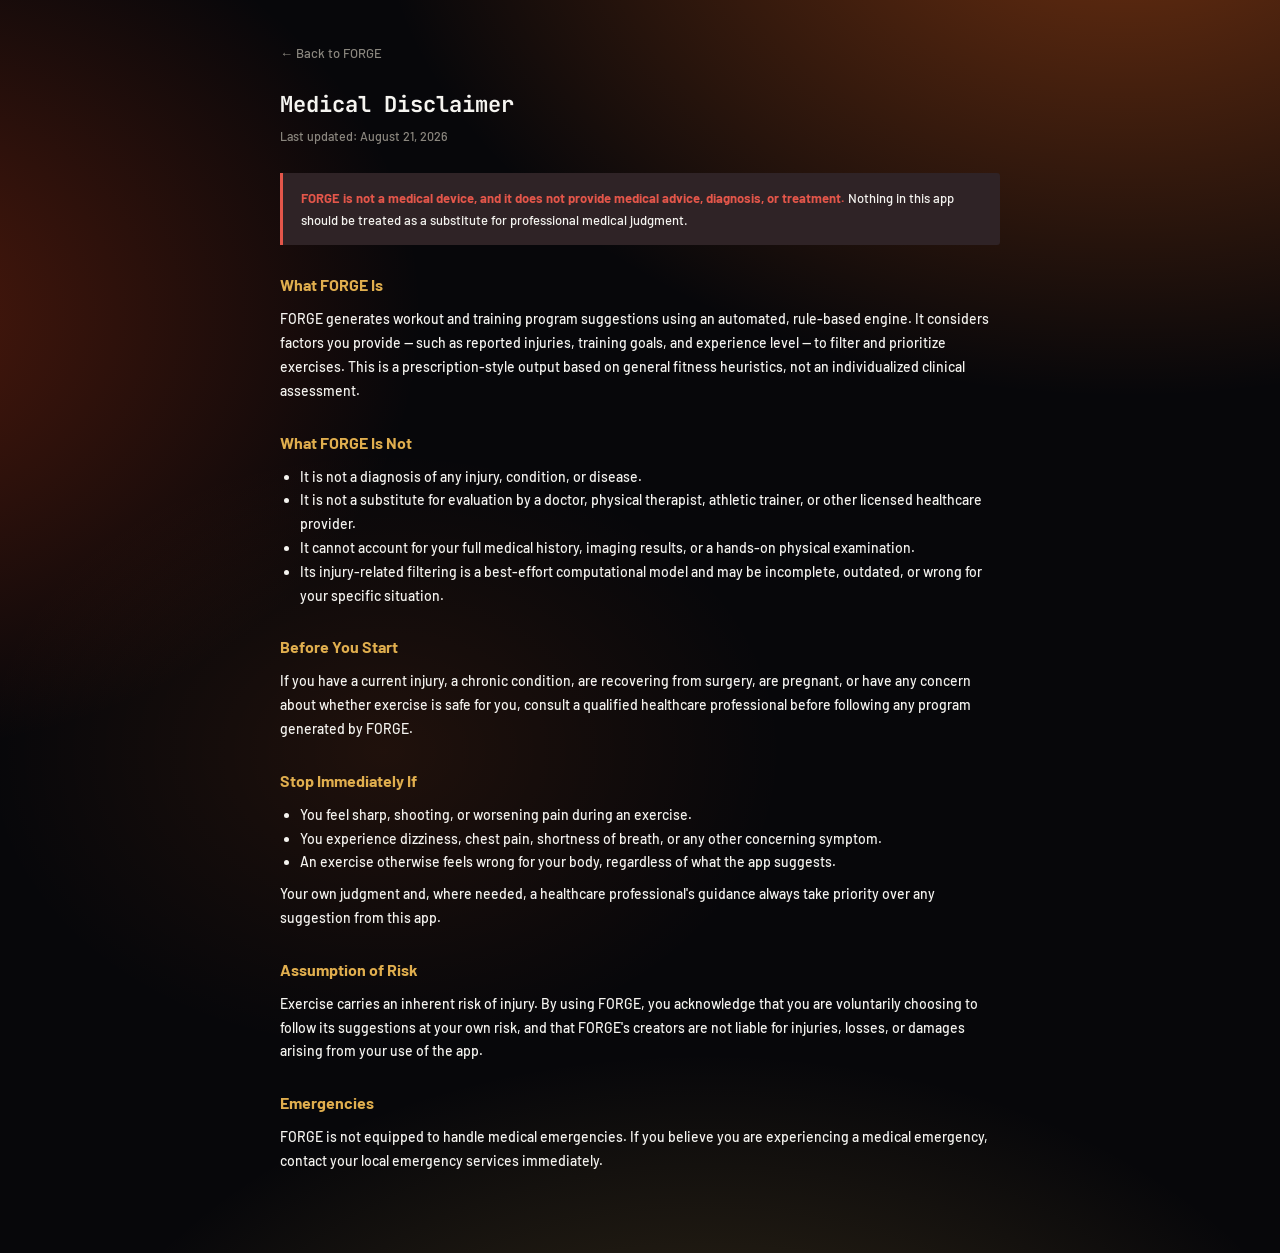
<file: frontend/web/disclaimer.html>
<!DOCTYPE html>
<html lang="en">
<head>
<meta charset="UTF-8">
<meta name="viewport" content="width=device-width, initial-scale=1.0">
<title>Medical Disclaimer — FORGE</title>
<link rel="icon" href="/assets/icons/icon-192.png">
<link rel="preconnect" href="https://fonts.googleapis.com">
<link rel="preconnect" href="https://fonts.gstatic.com" crossorigin>
<link href="https://fonts.googleapis.com/css2?family=Archivo+Black&family=Oswald:wght@400;500;600;700&family=Barlow:wght@400;500;600;700;800;900&family=JetBrains+Mono:wght@500;700;800&display=swap" rel="stylesheet">
<link rel="stylesheet" href="css/styles.css">
<style>
  .legal-wrap{max-width:760px;margin:0 auto;padding:40px 20px 80px;}
  .legal-wrap h1{font-family:var(--mono);font-size:22px;margin-bottom:6px;}
  .legal-wrap .updated{color:var(--muted-dim);font-size:12.5px;margin-bottom:28px;}
  .legal-wrap h2{font-size:16px;margin:28px 0 10px;color:var(--gold);}
  .legal-wrap p, .legal-wrap li{font-size:14px;line-height:1.7;color:var(--text);}
  .legal-wrap ul{padding-left:20px;margin:8px 0 8px;}
  .legal-wrap .back{display:inline-block;margin-bottom:24px;font-size:13px;color:var(--muted-dim);text-decoration:none;}
  .legal-wrap .back:hover{color:var(--gold);}
  .legal-wrap .callout.danger{margin:20px 0;}
</style>
</head>
<body>
<div class="legal-wrap">
  <a class="back" href="index.html">&larr; Back to FORGE</a>
  <h1>Medical Disclaimer</h1>
  <div class="updated">Last updated: August 21, 2026</div>

  <div class="callout danger">
    <b>FORGE is not a medical device, and it does not provide medical advice, diagnosis, or treatment.</b>
    Nothing in this app should be treated as a substitute for professional medical judgment.
  </div>

  <h2>What FORGE Is</h2>
  <p>FORGE generates workout and training program suggestions using an automated, rule-based engine. It considers factors you provide — such as reported injuries, training goals, and experience level — to filter and prioritize exercises. This is a prescription-style output based on general fitness heuristics, not an individualized clinical assessment.</p>

  <h2>What FORGE Is Not</h2>
  <ul>
    <li>It is not a diagnosis of any injury, condition, or disease.</li>
    <li>It is not a substitute for evaluation by a doctor, physical therapist, athletic trainer, or other licensed healthcare provider.</li>
    <li>It cannot account for your full medical history, imaging results, or a hands-on physical examination.</li>
    <li>Its injury-related filtering is a best-effort computational model and may be incomplete, outdated, or wrong for your specific situation.</li>
  </ul>

  <h2>Before You Start</h2>
  <p>If you have a current injury, a chronic condition, are recovering from surgery, are pregnant, or have any concern about whether exercise is safe for you, consult a qualified healthcare professional before following any program generated by FORGE.</p>

  <h2>Stop Immediately If</h2>
  <ul>
    <li>You feel sharp, shooting, or worsening pain during an exercise.</li>
    <li>You experience dizziness, chest pain, shortness of breath, or any other concerning symptom.</li>
    <li>An exercise otherwise feels wrong for your body, regardless of what the app suggests.</li>
  </ul>
  <p>Your own judgment and, where needed, a healthcare professional's guidance always take priority over any suggestion from this app.</p>

  <h2>Assumption of Risk</h2>
  <p>Exercise carries an inherent risk of injury. By using FORGE, you acknowledge that you are voluntarily choosing to follow its suggestions at your own risk, and that FORGE's creators are not liable for injuries, losses, or damages arising from your use of the app.</p>

  <h2>Emergencies</h2>
  <p>FORGE is not equipped to handle medical emergencies. If you believe you are experiencing a medical emergency, contact your local emergency services immediately.</p>
</div>
</body>
</html>
</file>
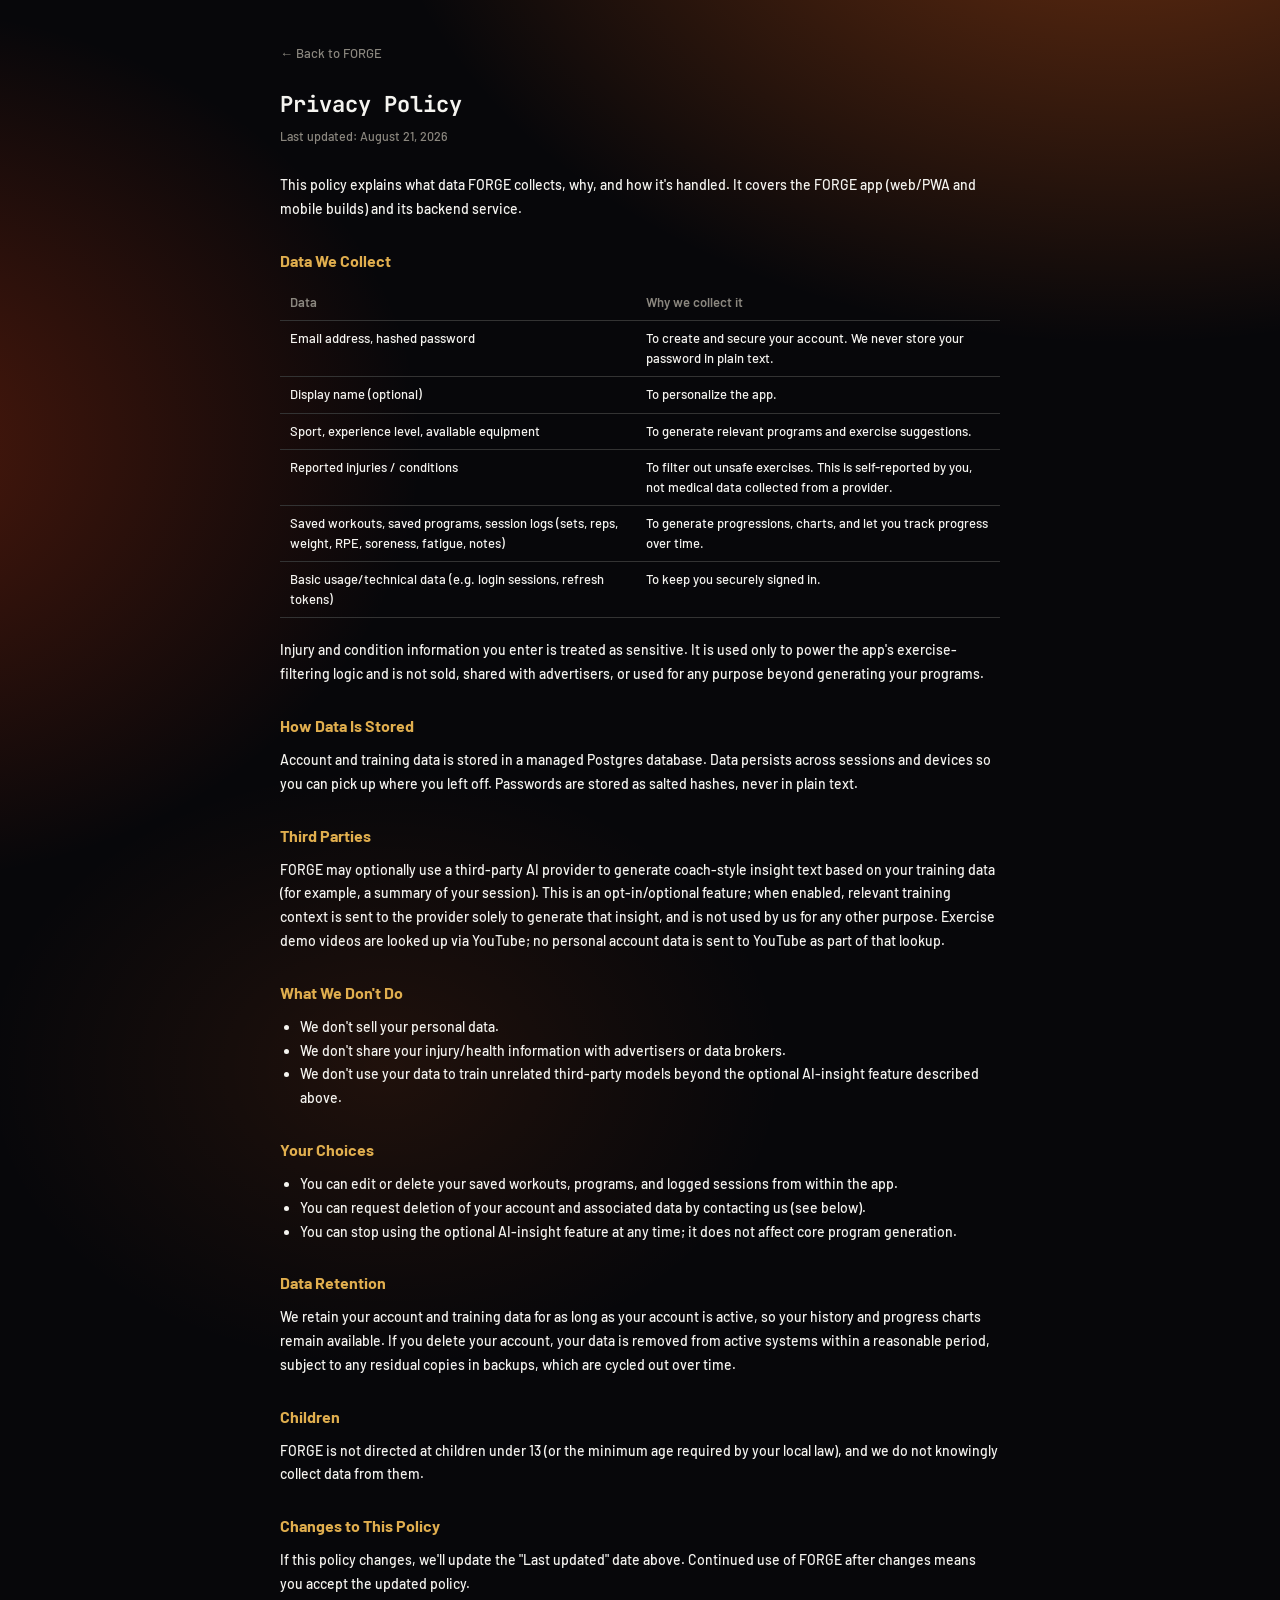
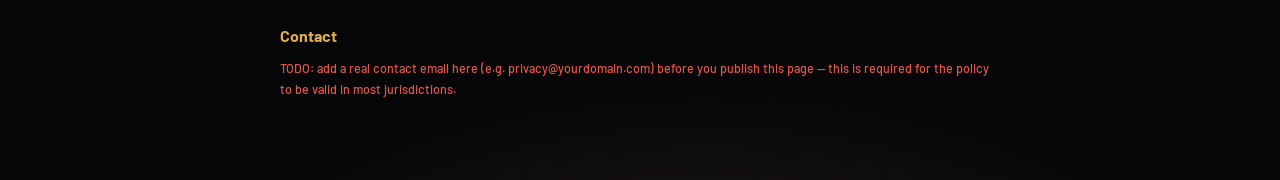
<file: frontend/web/privacy.html>
<!DOCTYPE html>
<html lang="en">
<head>
<meta charset="UTF-8">
<meta name="viewport" content="width=device-width, initial-scale=1.0">
<title>Privacy Policy — FORGE</title>
<link rel="icon" href="/assets/icons/icon-192.png">
<link rel="preconnect" href="https://fonts.googleapis.com">
<link rel="preconnect" href="https://fonts.gstatic.com" crossorigin>
<link href="https://fonts.googleapis.com/css2?family=Archivo+Black&family=Oswald:wght@400;500;600;700&family=Barlow:wght@400;500;600;700;800;900&family=JetBrains+Mono:wght@500;700;800&display=swap" rel="stylesheet">
<link rel="stylesheet" href="css/styles.css">
<style>
  .legal-wrap{max-width:760px;margin:0 auto;padding:40px 20px 80px;}
  .legal-wrap h1{font-family:var(--mono);font-size:22px;margin-bottom:6px;}
  .legal-wrap .updated{color:var(--muted-dim);font-size:12.5px;margin-bottom:28px;}
  .legal-wrap h2{font-size:16px;margin:28px 0 10px;color:var(--gold);}
  .legal-wrap p, .legal-wrap li{font-size:14px;line-height:1.7;color:var(--text);}
  .legal-wrap ul{padding-left:20px;margin:8px 0 8px;}
  .legal-wrap .back{display:inline-block;margin-bottom:24px;font-size:13px;color:var(--muted-dim);text-decoration:none;}
  .legal-wrap .back:hover{color:var(--gold);}
  .legal-wrap table{width:100%;border-collapse:collapse;margin:12px 0 20px;font-size:13px;}
  .legal-wrap th,.legal-wrap td{text-align:left;padding:8px 10px;border-bottom:1px solid var(--border,#333);vertical-align:top;}
  .legal-wrap th{color:var(--muted-dim);font-weight:600;}
  .legal-wrap .todo{color:var(--danger);font-size:12.5px;}
</style>
</head>
<body>
<div class="legal-wrap">
  <a class="back" href="index.html">&larr; Back to FORGE</a>
  <h1>Privacy Policy</h1>
  <div class="updated">Last updated: August 21, 2026</div>

  <p>This policy explains what data FORGE collects, why, and how it's handled. It covers the FORGE app (web/PWA and mobile builds) and its backend service.</p>

  <h2>Data We Collect</h2>
  <table>
    <tr><th>Data</th><th>Why we collect it</th></tr>
    <tr><td>Email address, hashed password</td><td>To create and secure your account. We never store your password in plain text.</td></tr>
    <tr><td>Display name (optional)</td><td>To personalize the app.</td></tr>
    <tr><td>Sport, experience level, available equipment</td><td>To generate relevant programs and exercise suggestions.</td></tr>
    <tr><td>Reported injuries / conditions</td><td>To filter out unsafe exercises. This is self-reported by you, not medical data collected from a provider.</td></tr>
    <tr><td>Saved workouts, saved programs, session logs (sets, reps, weight, RPE, soreness, fatigue, notes)</td><td>To generate progressions, charts, and let you track progress over time.</td></tr>
    <tr><td>Basic usage/technical data (e.g. login sessions, refresh tokens)</td><td>To keep you securely signed in.</td></tr>
  </table>

  <p>Injury and condition information you enter is treated as sensitive. It is used only to power the app's exercise-filtering logic and is not sold, shared with advertisers, or used for any purpose beyond generating your programs.</p>

  <h2>How Data Is Stored</h2>
  <p>Account and training data is stored in a managed Postgres database. Data persists across sessions and devices so you can pick up where you left off. Passwords are stored as salted hashes, never in plain text.</p>

  <h2>Third Parties</h2>
  <p>FORGE may optionally use a third-party AI provider to generate coach-style insight text based on your training data (for example, a summary of your session). This is an opt-in/optional feature; when enabled, relevant training context is sent to the provider solely to generate that insight, and is not used by us for any other purpose. Exercise demo videos are looked up via YouTube; no personal account data is sent to YouTube as part of that lookup.</p>

  <h2>What We Don't Do</h2>
  <ul>
    <li>We don't sell your personal data.</li>
    <li>We don't share your injury/health information with advertisers or data brokers.</li>
    <li>We don't use your data to train unrelated third-party models beyond the optional AI-insight feature described above.</li>
  </ul>

  <h2>Your Choices</h2>
  <ul>
    <li>You can edit or delete your saved workouts, programs, and logged sessions from within the app.</li>
    <li>You can request deletion of your account and associated data by contacting us (see below).</li>
    <li>You can stop using the optional AI-insight feature at any time; it does not affect core program generation.</li>
  </ul>

  <h2>Data Retention</h2>
  <p>We retain your account and training data for as long as your account is active, so your history and progress charts remain available. If you delete your account, your data is removed from active systems within a reasonable period, subject to any residual copies in backups, which are cycled out over time.</p>

  <h2>Children</h2>
  <p>FORGE is not directed at children under 13 (or the minimum age required by your local law), and we do not knowingly collect data from them.</p>

  <h2>Changes to This Policy</h2>
  <p>If this policy changes, we'll update the "Last updated" date above. Continued use of FORGE after changes means you accept the updated policy.</p>

  <h2>Contact</h2>
  <p class="todo">TODO: add a real contact email here (e.g. privacy@yourdomain.com) before you publish this page — this is required for the policy to be valid in most jurisdictions.</p>
</div>
</body>
</html>
</file>
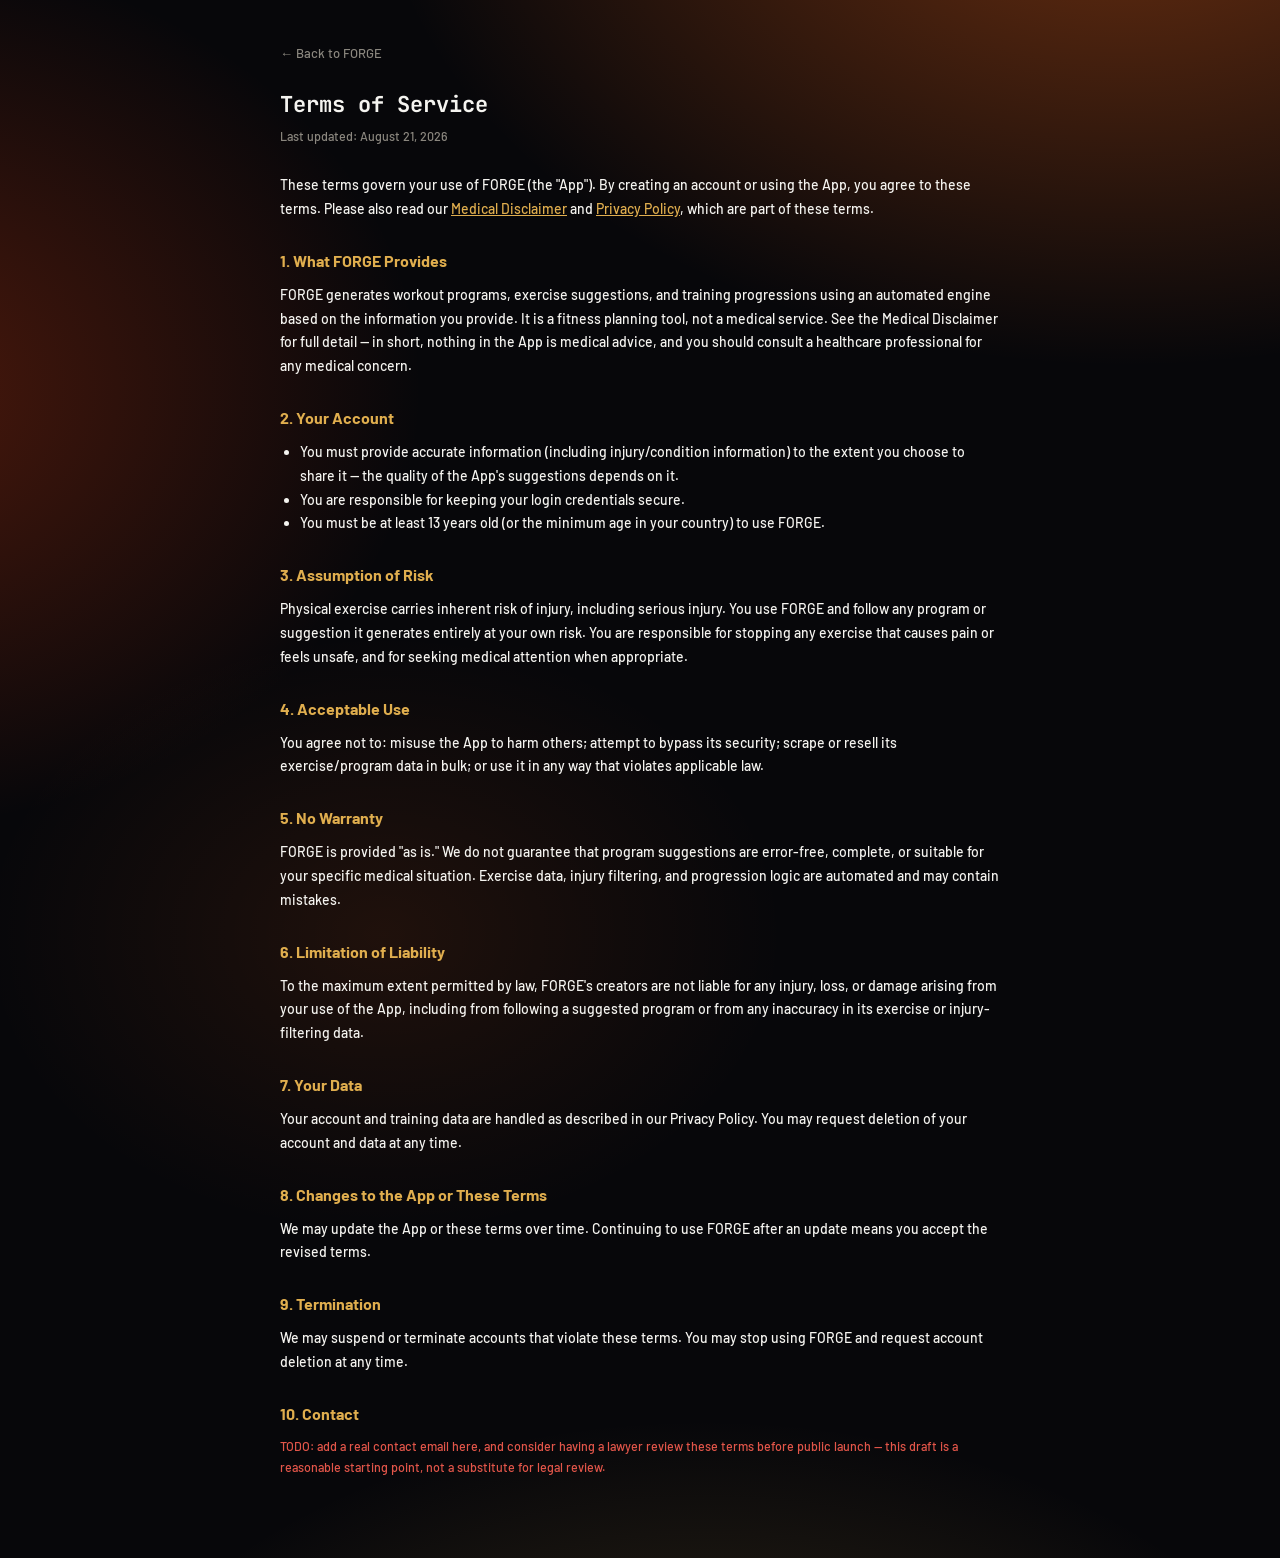
<file: frontend/web/terms.html>
<!DOCTYPE html>
<html lang="en">
<head>
<meta charset="UTF-8">
<meta name="viewport" content="width=device-width, initial-scale=1.0">
<title>Terms of Service — FORGE</title>
<link rel="icon" href="/assets/icons/icon-192.png">
<link rel="preconnect" href="https://fonts.googleapis.com">
<link rel="preconnect" href="https://fonts.gstatic.com" crossorigin>
<link href="https://fonts.googleapis.com/css2?family=Archivo+Black&family=Oswald:wght@400;500;600;700&family=Barlow:wght@400;500;600;700;800;900&family=JetBrains+Mono:wght@500;700;800&display=swap" rel="stylesheet">
<link rel="stylesheet" href="css/styles.css">
<style>
  .legal-wrap{max-width:760px;margin:0 auto;padding:40px 20px 80px;}
  .legal-wrap h1{font-family:var(--mono);font-size:22px;margin-bottom:6px;}
  .legal-wrap .updated{color:var(--muted-dim);font-size:12.5px;margin-bottom:28px;}
  .legal-wrap h2{font-size:16px;margin:28px 0 10px;color:var(--gold);}
  .legal-wrap p, .legal-wrap li{font-size:14px;line-height:1.7;color:var(--text);}
  .legal-wrap ul{padding-left:20px;margin:8px 0 8px;}
  .legal-wrap .back{display:inline-block;margin-bottom:24px;font-size:13px;color:var(--muted-dim);text-decoration:none;}
  .legal-wrap .back:hover{color:var(--gold);}
  .legal-wrap .todo{color:var(--danger);font-size:12.5px;}
</style>
</head>
<body>
<div class="legal-wrap">
  <a class="back" href="index.html">&larr; Back to FORGE</a>
  <h1>Terms of Service</h1>
  <div class="updated">Last updated: August 21, 2026</div>

  <p>These terms govern your use of FORGE (the "App"). By creating an account or using the App, you agree to these terms. Please also read our <a href="disclaimer.html" style="color:var(--gold);">Medical Disclaimer</a> and <a href="privacy.html" style="color:var(--gold);">Privacy Policy</a>, which are part of these terms.</p>

  <h2>1. What FORGE Provides</h2>
  <p>FORGE generates workout programs, exercise suggestions, and training progressions using an automated engine based on the information you provide. It is a fitness planning tool, not a medical service. See the Medical Disclaimer for full detail — in short, nothing in the App is medical advice, and you should consult a healthcare professional for any medical concern.</p>

  <h2>2. Your Account</h2>
  <ul>
    <li>You must provide accurate information (including injury/condition information) to the extent you choose to share it — the quality of the App's suggestions depends on it.</li>
    <li>You are responsible for keeping your login credentials secure.</li>
    <li>You must be at least 13 years old (or the minimum age in your country) to use FORGE.</li>
  </ul>

  <h2>3. Assumption of Risk</h2>
  <p>Physical exercise carries inherent risk of injury, including serious injury. You use FORGE and follow any program or suggestion it generates entirely at your own risk. You are responsible for stopping any exercise that causes pain or feels unsafe, and for seeking medical attention when appropriate.</p>

  <h2>4. Acceptable Use</h2>
  <p>You agree not to: misuse the App to harm others; attempt to bypass its security; scrape or resell its exercise/program data in bulk; or use it in any way that violates applicable law.</p>

  <h2>5. No Warranty</h2>
  <p>FORGE is provided "as is." We do not guarantee that program suggestions are error-free, complete, or suitable for your specific medical situation. Exercise data, injury filtering, and progression logic are automated and may contain mistakes.</p>

  <h2>6. Limitation of Liability</h2>
  <p>To the maximum extent permitted by law, FORGE's creators are not liable for any injury, loss, or damage arising from your use of the App, including from following a suggested program or from any inaccuracy in its exercise or injury-filtering data.</p>

  <h2>7. Your Data</h2>
  <p>Your account and training data are handled as described in our Privacy Policy. You may request deletion of your account and data at any time.</p>

  <h2>8. Changes to the App or These Terms</h2>
  <p>We may update the App or these terms over time. Continuing to use FORGE after an update means you accept the revised terms.</p>

  <h2>9. Termination</h2>
  <p>We may suspend or terminate accounts that violate these terms. You may stop using FORGE and request account deletion at any time.</p>

  <h2>10. Contact</h2>
  <p class="todo">TODO: add a real contact email here, and consider having a lawyer review these terms before public launch — this draft is a reasonable starting point, not a substitute for legal review.</p>
</div>
</body>
</html>
</file>
<file: frontend/web/css/styles.css>
/* ============================================================
   ROOT — semantic design tokens (dark default, light override)
============================================================ */
:root{
  /* true matte black — neutral graphite steps, no blue/navy tint, pushed a shade deeper for more weight */
  --bg:#07070A; --panel:#17171A; --panel2:#1F1F23; --line:rgba(255,255,255,.12);
  --line-strong:rgba(255,255,255,.18);
  --text:#F5F4F0; --muted:#A29E96; --muted-dim:#8B877F;
  --red:#F14310;        /* brand accent — forged ember, pushed hotter/more saturated for a punchier accent */
  --red-hot:#FF6A1A;     /* secondary ember tone used in glows/gradients for extra heat */
  --gold:#E0AE4E;       /* secondary highlight — worn brass, brightened for more contrast against the dark */
  --green:#34C77B;      /* success */
  --blue:#5B9CFF;       /* info */
  --danger:#E3564A;     /* error / destructive — separate from accent */
  --radius:3px; --radius-lg:5px;
  --display:'Archivo Black',var(--sans);
  /* layered elevation shadows — soft, deep, cinematic rather than flat
     cartoon offsets, so panels read as machined and lit, not stickered. */
  --shadow-sm:0 1px 2px rgba(0,0,0,.4), 0 6px 16px -8px rgba(0,0,0,.55);
  --shadow-md:0 2px 4px rgba(0,0,0,.45), 0 14px 28px -12px rgba(0,0,0,.6);
  --shadow-lg:0 4px 8px rgba(0,0,0,.5), 0 26px 48px -16px rgba(0,0,0,.65);
  --ease:cubic-bezier(.4,0,.2,1);
  --dur:200ms;
  --mono:'JetBrains Mono', ui-monospace, monospace;
  --sans:'Barlow',-apple-system,BlinkMacSystemFont,'Segoe UI',sans-serif;
  /* stencil/tactical label face — condensed, squared-off, used for nav,
     buttons, eyebrows and every other piece of uppercase UI chrome so the
     interface reads engineered, not soft SaaS-default type. */
  --label:'Oswald',var(--sans);
  color-scheme:dark;
}
:root[data-theme="light"]{
  /* matte stone — same graphite/ember identity, inverted for daylight use */
  --bg:#F3F1EC; --panel:#FFFFFF; --panel2:#FFFFFF; --line:#DCD7C9; --line-strong:#C9C3B4;
  --text:#1C1B18; --muted:#625E55; --muted-dim:#736F66;
  --red:#C43A0E; --red-hot:#D8560F; --gold:#9C7530; --green:#1E9E5A; --blue:#2F6FE4; --danger:#C1442F;
  --shadow-sm:0 1px 2px rgba(30,26,18,.06), 0 6px 16px -8px rgba(30,26,18,.14);
  --shadow-md:0 2px 4px rgba(30,26,18,.07), 0 14px 28px -12px rgba(30,26,18,.16);
  --shadow-lg:0 4px 8px rgba(30,26,18,.08), 0 26px 48px -16px rgba(30,26,18,.18);
  color-scheme:light;
}
:root[data-theme="light"] .panel2card{box-shadow:var(--shadow-sm);}

*{box-sizing:border-box;margin:0;padding:0;-webkit-tap-highlight-color:transparent;}
html,body{transition:background-color var(--dur) var(--ease),color var(--dur) var(--ease);}
/* overflow-x:hidden lives on body ONLY. Setting it on both html and body turns
   body into its own scroll container, which breaks window scrolling on some
   WebViews and any position:sticky. */
body{overflow-x:hidden;}
/* Lock page scroll behind any open dialog (toggled by js/a11y.js). */
body.modal-open{overflow:hidden;}
.modal-overlay,.modal-backdrop,.modal-content,.modal-body{overscroll-behavior:contain;}
/* stamped-metal label language: nav, buttons, eyebrows, tab strips, stat
   labels and every all-caps chrome element share one condensed face and
   wider tracking so the interface reads industrial, not corporate. */
.mainnav button,.btn,.brand .mark,.topline h2,.eyebrow,.step,.ambience .sub,
.chip-btn,.trend-chips button,.mg-tabs button,.inj-mode-btn,.inj-joint-chip,
.week-tab,.pg-day-tab,.hero .facts small,.stat small,.cal-day-label,
.modal-section h5,.deload-banner .tag,.settings-cluster .theme-toggle span{
  font-family:var(--label);letter-spacing:.5px;
}
.mainnav button,.chip-btn,.trend-chips button,.mg-tabs button,.inj-mode-btn,
.week-tab,.pg-day-tab{text-transform:uppercase;font-weight:600;}

body{
  font-family:var(--sans);
  font-weight:500;
  /* real color in the field, not a hint of it — three strong, clearly-visible
     ember/gold washes stacked over the black so the app has actual color
     energy behind it instead of reading as near-black with a faint tint. */
  background:
    radial-gradient(ellipse 1300px 900px at 88% -10%, color-mix(in srgb, var(--red-hot,var(--accent,var(--red))) 42%, transparent) 0%, transparent 58%),
    radial-gradient(ellipse 1000px 800px at -10% 25%, color-mix(in srgb, var(--accent,var(--red)) 30%, transparent) 0%, transparent 55%),
    radial-gradient(ellipse 1100px 750px at 55% 120%, color-mix(in srgb, var(--gold) 24%, transparent) 0%, transparent 60%),
    radial-gradient(ellipse 800px 600px at 30% 60%, color-mix(in srgb, var(--red-hot,var(--accent,var(--red))) 10%, transparent) 0%, transparent 50%),
    var(--bg);
  color:var(--text);
  min-height:100vh;min-height:100dvh;
  font-size:16px;
  line-height:1.5;
  -webkit-font-smoothing:antialiased;
  /* Keeps content clear of the iPhone notch/status bar when installed as a
     home-screen app (status bar is translucent, so content sits underneath). */
  padding-top:env(safe-area-inset-top);
  /* Stops the native-webview rubber-band/refresh-glow overscroll effect at
     the top/bottom of the page - without this every screen feels like a
     website in a wrapper the moment you scroll past its edge. Scoped to
     body only (not also html) - applying this on both the root and body
     together is a known trigger for scrolling locking up entirely on some
     WebView/Blink builds instead of just suppressing the bounce. */
  overscroll-behavior-y:none;
}
button,input,select{font:inherit;}
::selection{background:var(--accent,var(--red));color:#fff;}
::-webkit-scrollbar{width:8px;height:8px;}
::-webkit-scrollbar-track{background:transparent;}
::-webkit-scrollbar-thumb{background:var(--line);border-radius:4px;}
::-webkit-scrollbar-thumb:hover{background:var(--gold);}
a{color:inherit;}

.app{max-width:1180px;margin:0 auto;padding:28px 28px 90px;position:relative;z-index:1;}

/* ---------- sport ambience — activates once a discipline is chosen ---------- */
.ambience{position:fixed;inset:0;z-index:0;pointer-events:none;overflow:hidden;opacity:0;transition:opacity .9s var(--ease);}
.ambience.on{opacity:1;}
/* Sport background photo — two stacked layers crossfade between each other
   so switching disciplines fades smoothly instead of popping, and each gets
   a slow Ken-Burns drift so the whole app feels alive instead of static
   the moment a sport is picked. */
.ambience-photo{
  position:absolute;inset:-3%;z-index:0;
  background-size:cover;background-position:center;
  filter:saturate(.8) brightness(.4) contrast(1.12);
  opacity:0;transform:scale(1.06);
  transition:opacity 1.3s var(--ease);
  animation:ambienceDrift 30s ease-in-out infinite alternate;
}
.ambience-photo.visible{opacity:1;z-index:1;}
@keyframes ambienceDrift{from{transform:scale(1.06) translate(0,0);}to{transform:scale(1.14) translate(-1.4%,-1%);}}
@media (prefers-reduced-motion:reduce){.ambience-photo{animation:none;}}
.ambience::before{
  content:'';position:absolute;inset:-15%;z-index:2;
  background:
    radial-gradient(circle at 84% 6%, color-mix(in srgb, var(--red-hot,var(--accent,var(--red))) 38%, transparent) 0%, transparent 55%),
    radial-gradient(circle at 4% 98%, color-mix(in srgb, var(--accent,var(--red)) 30%, transparent) 0%, transparent 50%),
    radial-gradient(circle at 50% 50%, color-mix(in srgb, var(--gold) 14%, transparent) 0%, transparent 62%);
}
.ambience .enso{position:absolute;top:50%;right:-10%;width:min(60vw,720px);height:min(60vw,720px);transform:translateY(-50%) rotate(-8deg);opacity:.09;z-index:3;}
.ambience .enso circle{stroke:var(--accent,var(--red));}
.ambience .word{position:absolute;bottom:5%;right:4%;max-width:70vw;font-weight:800;font-size:clamp(42px,10vw,140px);letter-spacing:-2px;color:var(--accent,var(--red));opacity:.08;line-height:1;text-align:right;user-select:none;z-index:3;}
.ambience .sub{position:absolute;bottom:2.6%;right:5%;font-size:11px;letter-spacing:3px;text-transform:uppercase;color:var(--accent,var(--red));opacity:.4;font-weight:700;z-index:3;}
@media (max-width:850px){ .ambience .word,.ambience .sub{display:none;} }

/* ---------- header ---------- */
header{
  display:flex;align-items:center;justify-content:space-between;
  border-bottom:2px solid var(--line-strong);padding-bottom:20px;margin-bottom:26px;
  flex-wrap:wrap;gap:14px;
  position:relative;
}
/* short ember rule under the brand side of the header — a small deliberate
   accent so the top of the app reads branded/forged, not just a plain
   hairline. */
header::after{content:'';position:absolute;left:0;bottom:-2px;width:64px;height:2px;background:linear-gradient(90deg, var(--accent,var(--red)), transparent);}
.brand{display:flex;align-items:center;gap:12px;}
.brand .mark{font-size:24px;font-weight:900;letter-spacing:.5px;display:flex;align-items:center;gap:10px;}
.brand .mark svg{width:24px;height:24px;flex:none;color:var(--accent,var(--red));filter:drop-shadow(0 0 4px color-mix(in srgb, var(--accent,var(--red)) 35%, transparent));}
.brand .mark i{color:var(--accent,var(--red));font-style:normal;display:none;}
.brand .sub{font-size:11px;color:var(--muted);letter-spacing:1.6px;font-weight:700;text-transform:uppercase;border-left:2px solid var(--line);padding-left:10px;}

/* headerRight holds three visually distinct clusters — theme/unit toggles,
   account controls, and connection status — each with its own breathing
   room and a hairline divider between them, instead of every control (icon
   squares and text pills alike) jammed into one 2px-gap row where labels
   had no room to breathe and long names/emails got chopped into unreadable
   fragments. */
.headerRight{display:flex;align-items:center;gap:12px;flex-wrap:wrap;row-gap:10px;justify-content:flex-end;}
.settings-cluster{display:flex;align-items:center;gap:2px;background:var(--panel);border:1px solid var(--line-strong);border-radius:var(--radius);padding:4px;}
.settings-cluster .cluster-group{gap:4px;}
.cluster-group{display:flex;align-items:center;}
.cluster-divider{width:1px;align-self:stretch;margin:2px 6px;background:var(--line-strong);flex:none;}
.status-group{gap:10px;}
.settings-cluster .theme-toggle{border:none;background:transparent;}
.settings-cluster .theme-toggle:hover{background:var(--panel2);}
.status{display:flex;align-items:center;gap:8px;font-size:11.5px;color:var(--muted);font-weight:600;white-space:nowrap;}
.status .dot{width:7px;height:7px;border-radius:50%;background:var(--muted-dim);flex:none;}
.status.online .dot{background:var(--green);box-shadow:0 0 8px var(--green);animation:pulseDot 2.2s ease-in-out infinite;}
.status.offline .dot{background:var(--danger);box-shadow:0 0 8px var(--danger);}
@keyframes pulseDot{0%,100%{opacity:1;}50%{opacity:.4;}}
.theme-toggle{
  display:flex;align-items:center;justify-content:center;width:36px;height:36px;flex:none;
  border-radius:var(--radius);border:1px solid var(--line-strong);background:var(--panel);color:var(--muted);
  cursor:pointer;transition:transform var(--dur) var(--ease),color var(--dur) var(--ease),border-color var(--dur) var(--ease);
}
.theme-toggle:hover{color:var(--gold);border-color:var(--gold);transform:translateY(-1px);}
.theme-toggle svg{width:17px;height:17px;}
.unit-toggle{width:auto;min-width:36px;padding:0 12px;border-radius:var(--radius);overflow:hidden;text-overflow:ellipsis;white-space:nowrap;}
.unit-toggle:hover{transform:translateY(-1px);}
.unit-toggle span{font-size:11px;font-weight:800;letter-spacing:.4px;}
#accountBtn{max-width:130px;}
.cloud-auth-btn{display:flex;align-items:center;gap:6px;}
.cloud-auth-btn svg{flex:none;}
.cloud-auth-btn span{max-width:110px;overflow:hidden;text-overflow:ellipsis;white-space:nowrap;}
.cloud-auth-btn.logged-in{border-color:color-mix(in srgb, var(--green) 45%, var(--line-strong));color:var(--green);}
.cloud-auth-btn.logged-in:hover{border-color:var(--green);color:var(--green);box-shadow:0 0 16px color-mix(in srgb, var(--green) 18%, transparent);}
/* Below ~600px there isn't room to show real names/emails without chopping
   them into unreadable fragments (e.g. "adas" from a longer label) — so
   instead of shrinking the text box further, the label is hidden and the
   icon/button alone (with its title tooltip) carries the control. Tapping
   still opens the same full profile/account screen. */
@media (max-width:600px){
  header{padding-bottom:16px;margin-bottom:20px;gap:10px 14px;}
  .headerRight{width:100%;justify-content:space-between;}
  #accountBtn{max-width:56px;overflow:hidden;text-overflow:ellipsis;white-space:nowrap;}
  .cloud-auth-btn span{display:none;}
  .cloud-auth-btn{padding:0;width:36px;justify-content:center;}
  .status-group{gap:8px;}
  #statusText{display:none;}
  .status{padding:7px 9px;}
}

/* ---------- main nav — sliding pill ---------- */
.mainnav{display:inline-flex;gap:2px;margin-bottom:32px;background:var(--panel);border:1px solid var(--line);padding:4px;border-radius:var(--radius);box-shadow:var(--shadow-sm);}
.mainnav button{
  display:flex;align-items:center;gap:7px;
  background:transparent;border:none;color:var(--muted);padding:9px 20px;
  border-radius:var(--radius);font-size:13px;font-weight:700;
  cursor:pointer;transition:color var(--dur) var(--ease),background var(--dur) var(--ease),box-shadow var(--dur) var(--ease);
}
.mainnav button svg{width:16px;height:16px;flex:none;}
.mainnav button:hover{color:var(--text);}
.mainnav button.active{color:#fff;background:linear-gradient(165deg, color-mix(in srgb, #fff 10%, var(--accent,var(--red))) 0%, var(--accent,var(--red)) 60%);box-shadow:var(--shadow-sm),0 0 14px color-mix(in srgb, var(--accent,var(--red)) 25%, transparent);}
:root[data-theme="light"] .mainnav button.active{color:#fff;}

/* ---------- main nav — mobile bottom tab bar ----------
   Below 850px the pill nav turns into a fixed bottom bar (the pattern
   people already know from every other app on their phone) instead of
   a horizontally-scrolling row with no visible scroll cue. Icons stay,
   text labels shrink underneath them so all 6 tabs fit without scrolling. */
@media (max-width:850px){
  .mainnav{
    position:fixed;left:0;right:0;bottom:0;z-index:50;
    display:flex;justify-content:space-between;gap:0;
    margin:0;padding:6px 4px calc(6px + env(safe-area-inset-bottom));
    border-radius:0;border-width:1px 0 0 0;
    background:var(--bg);
    box-shadow:0 -6px 20px -6px rgba(0,0,0,.25);
  }
  .mainnav button{
    flex-direction:column;flex:1;gap:3px;padding:6px 2px;font-size:11px;
    border-radius:12px;white-space:nowrap;min-width:0;letter-spacing:0;
  }
  .mainnav button span{letter-spacing:0;}
  .mainnav button span{font-size:11px;}
  .mainnav button svg{width:19px;height:19px;}
  .mainnav button.active{box-shadow:none;background:color-mix(in srgb, var(--accent,var(--red)) 14%, transparent);color:var(--accent,var(--red));}
  /* Leave room at the bottom of the page so content never sits under the fixed bar. */
  .app{padding-bottom:calc(76px + env(safe-area-inset-bottom));}
  .toast-wrap{bottom:calc(84px + env(safe-area-inset-bottom));}
}

/* ---------- screens ---------- */
.screen{display:none;}
.screen.active{display:block;animation:screenIn .35s var(--ease) forwards;}
@keyframes screenIn{from{opacity:0;transform:translateY(10px);}to{opacity:1;transform:translateY(0);}}

/* ---------- hero ---------- */
/* Both hero surfaces (.warning-hero and the Home mosaic) sit on top of real
   photos, so they intentionally keep a dark scrim + light text in BOTH
   themes rather than switching to a pale/cream scrim in light mode. A
   cream-tinted overlay over an already-darkened photo just averages out to
   flat grey — nothing reads as a photo anymore, it reads as a blank washed
   panel. Keeping the treatment photographic (dark scrim, light text) in
   light mode too is the standard pattern for photo heroes and is what
   actually keeps the images visible. */
.hero{
  min-height:calc(100vh - 260px);min-height:calc(100dvh - 260px);display:grid;place-items:center;text-align:center;padding:40px 10px;
  position:relative;border-radius:var(--radius-lg);overflow:hidden;
  background:
    linear-gradient(to top, #07070A 0%, rgba(10,10,11,.86) 30%, rgba(10,10,11,.72) 100%),
    url('../assets/img/boxing.jpg') center 32%/cover no-repeat;
}
/* Home's hero sits inside .hero-stage, which supplies the photo mosaic and
   the fade-to-background overlay - so the two hero variants (first-run /
   returning) drop their own single background image and just become
   transparent, positioned text layers on top of it. .warning-hero (the
   disclaimer screen) is a standalone .hero with no stage wrapper, so it
   keeps the plain background above untouched. */
.hero-stage{position:relative;overflow:hidden;border-radius:var(--radius-lg);min-height:calc(100vh - 260px);min-height:calc(100dvh - 260px);}
/* Photo mosaic — a handful of cells are grown into "feature" tiles (see
   nth-child rules below) so the grid reads as a deliberate editorial
   collage instead of 18 identical squares, which is what made it feel flat
   and repetitive. grid-auto-flow:dense lets the smaller tiles fill in
   around the bigger ones without leaving holes. */
.hero-mosaic{position:absolute;inset:0;z-index:0;display:grid;grid-auto-flow:dense;grid-template-columns:repeat(6,1fr);grid-template-rows:repeat(3,1fr);gap:3px;}
.hero-mosaic div{
  background-size:cover;background-position:center;
  filter:saturate(.82) brightness(.66) contrast(1.06);
  animation:mosaicTileIn .8s var(--ease) both;
  animation-delay:calc(var(--i, 0) * 45ms);
}
.hero-mosaic div:nth-child(3){grid-column:span 2;grid-row:span 2;}
.hero-mosaic div:nth-child(11){grid-column:span 2;}
.hero-mosaic div:nth-child(16){grid-row:span 2;}
@keyframes mosaicTileIn{from{opacity:0;transform:scale(1.06);}to{opacity:1;transform:scale(1);}}
@media (prefers-reduced-motion:reduce){.hero-mosaic div{animation:none;}}
.hero-mosaic-overlay{
  position:absolute;inset:0;z-index:1;pointer-events:none;
  background:
    radial-gradient(ellipse 950px 560px at 88% 4%, color-mix(in srgb, var(--red-hot,var(--accent,var(--red))) 34%, transparent) 0%, transparent 58%),
    radial-gradient(ellipse 700px 500px at 6% 96%, color-mix(in srgb, var(--accent,var(--red)) 16%, transparent) 0%, transparent 55%),
    linear-gradient(to top, #07070A 0%, rgba(10,10,11,.88) 30%, rgba(10,10,11,.7) 100%);
}
.hero-stage .hero{position:relative;z-index:2;background:none;border-radius:0;overflow:visible;min-height:auto;}
.hero h1{position:relative;color:#fff;}
.hero p{position:relative;color:rgba(255,255,255,.82);}
.hero .eyebrow,.hero .facts{position:relative;}
.eyebrow{
  font-size:12px;letter-spacing:3px;color:var(--accent,var(--red));font-weight:700;text-transform:uppercase;margin-bottom:18px;
  display:inline-flex;align-items:center;gap:10px;
}
.eyebrow::before,.eyebrow::after{content:'';width:22px;height:2px;background:var(--accent,var(--red));}
.hero h1{
  font-family:var(--display);font-size:clamp(34px,6vw,60px);line-height:1.02;letter-spacing:-.5px;margin:0 0 20px;font-weight:400;
  color:#fff;
  text-shadow:0 4px 24px rgba(0,0,0,.5);
}
.hero h1 span{color:var(--accent,var(--red));text-shadow:0 4px 24px rgba(0,0,0,.5),0 0 34px color-mix(in srgb, var(--accent,var(--red)) 35%, transparent);}
.hero p{max-width:560px;margin:0 auto;color:rgba(255,255,255,.82);font-size:16px;line-height:1.75;}
.hero .facts{display:flex;gap:30px;justify-content:center;margin-top:40px;flex-wrap:wrap;}
.hero .facts div{text-align:left;border-left:2px solid var(--accent,var(--red));padding-left:12px;}
.hero .facts strong{display:block;font-size:26px;font-weight:900;font-family:var(--mono);color:#fff;}
.hero .facts small{color:rgba(255,255,255,.65);font-size:11px;letter-spacing:1px;font-weight:700;text-transform:uppercase;}

/* ---------- warning / disclaimer screen ---------- */
.warning-hero{min-height:calc(100vh - 320px);min-height:calc(100dvh - 320px);}
.warning-callout{position:relative;max-width:640px;margin:8px auto 28px;text-align:left;font-size:14px;}
.warning-callout b{display:block;margin-bottom:6px;font-size:15px;}

/* ---------- returning-user home ---------- */
.hero-returning .facts{margin-top:32px;}

/* ---------- buttons ---------- */
.btn{
  border:1px solid rgba(0,0,0,.45);border-radius:2px;padding:14px 26px;
  background:linear-gradient(165deg, color-mix(in srgb, #fff 14%, var(--red-hot,var(--accent,var(--red)))) 0%, var(--accent,var(--red)) 60%);
  color:#fff;font-weight:800;letter-spacing:1.2px;text-transform:uppercase;
  cursor:pointer;transition:transform var(--dur) var(--ease),box-shadow var(--dur) var(--ease),filter var(--dur) var(--ease),border-color var(--dur) var(--ease),color var(--dur) var(--ease),background var(--dur) var(--ease);
  font-size:13.5px;position:relative;
  /* carries a low, always-on ember glow instead of only lighting up on
     hover, so the primary action reads as forged/hot rather than inert. */
  box-shadow:var(--shadow-sm),0 0 14px color-mix(in srgb, var(--accent,var(--red)) 22%, transparent);
  clip-path:polygon(0 0,100% 0,100% 100%,10px 100%,0 calc(100% - 10px));
  /* 44px is Apple/Google's own minimum recommended touch target - the
     stamped-corner shape above can visually read smaller than its actual
     hit area, so this is a floor on top of the existing padding, not a
     redesign of the button's size. */
  min-height:46px;
  user-select:none;-webkit-touch-callout:none;
}
.btn:hover{filter:brightness(1.1);box-shadow:var(--shadow-md),0 0 30px color-mix(in srgb, var(--red-hot,var(--accent,var(--red))) 45%, transparent);transform:translateY(-1px);}
.btn:active{transform:translateY(0);box-shadow:var(--shadow-sm);filter:brightness(.96);}
.btn.secondary{background:var(--panel2);border-color:var(--line-strong);border-width:2px;color:var(--text);box-shadow:none;}
.btn.secondary:hover{border-color:var(--gold);color:var(--gold);box-shadow:0 0 18px color-mix(in srgb, var(--gold) 22%, transparent);transform:none;}
.btn.gold{background:linear-gradient(165deg, color-mix(in srgb, #fff 12%, var(--gold)) 0%, var(--gold) 55%);color:#1a1206;}
.btn.green{background:linear-gradient(165deg, color-mix(in srgb, #fff 12%, var(--green)) 0%, var(--green) 55%);color:#08210f;}
.btn.small{padding:8px 14px;font-size:12px;}
.btn:disabled{opacity:.4;cursor:not-allowed;transform:none !important;filter:none !important;box-shadow:none !important;}
.actions{display:flex;gap:12px;flex-wrap:wrap;margin-top:26px;}
.actions.center{justify-content:center;}
.actions.spread{justify-content:space-between;}

/* ---------- layout helpers ---------- */
.topline{display:flex;justify-content:space-between;gap:16px;align-items:flex-end;margin-bottom:28px;flex-wrap:wrap;}
.topline h2{font-family:var(--display);font-size:26px;letter-spacing:.2px;margin:0;font-weight:400;line-height:1.15;display:flex;align-items:center;text-transform:uppercase;}
.topline h2 .sport-badge{width:26px;height:26px;font-size:12px;}
.topline p{color:var(--muted);margin:6px 0 0;font-size:14px;}
.step{font-size:11.5px;color:var(--accent,var(--red));font-weight:700;letter-spacing:1px;text-transform:uppercase;margin-bottom:6px;}

.section{margin-bottom:30px;}
.section-title{font-size:12.5px;font-weight:700;letter-spacing:.6px;color:var(--muted);display:flex;align-items:center;gap:10px;margin-bottom:16px;}
.section-title::after{content:'';flex:1;height:1px;background:var(--line);}

.card{
  background:linear-gradient(165deg, color-mix(in srgb, var(--text) 5%, var(--panel2)) 0%, var(--panel2) 40%);
  border:1px solid var(--line-strong);border-left:3px solid color-mix(in srgb, var(--accent,var(--red)) 55%, var(--line-strong));
  border-radius:var(--radius-lg);padding:26px 28px;
  box-shadow:var(--shadow-md);position:relative;
}
/* tactical corner bracket — small stamped-metal accent top-right of every card,
   thickened and given a faint glow so it reads as machined metal, not a hairline */
.card::before{content:'';position:absolute;top:-1px;right:-1px;width:22px;height:22px;border-top:3px solid var(--accent,var(--red));border-right:3px solid var(--accent,var(--red));border-top-right-radius:var(--radius-lg);opacity:.95;pointer-events:none;filter:drop-shadow(0 0 6px color-mix(in srgb, var(--accent,var(--red)) 40%, transparent));}

.quick-feel-row{display:flex;gap:10px;flex-wrap:wrap;}
.quick-feel-btn{
  flex:1 1 0;min-width:76px;display:flex;flex-direction:column;align-items:center;gap:6px;
  padding:14px 8px;border:1px solid var(--line);border-radius:var(--radius);background:var(--panel2);
  color:var(--muted);font-size:11.5px;font-weight:700;letter-spacing:.3px;text-transform:uppercase;
  cursor:pointer;transition:border-color .15s,color .15s,transform .15s;
}
.quick-feel-btn span{font-size:11.5px;}
.quick-feel-btn{font-size:22px;}
.quick-feel-btn:hover{border-color:var(--gold);color:var(--text);transform:translateY(-1px);}
.quick-feel-btn.selected{border-color:var(--accent,var(--gold));color:var(--text);background:color-mix(in srgb, var(--accent,var(--gold)) 12%, var(--panel2));}
.advanced-disclosure{margin-top:22px;border-top:1px solid var(--line);padding-top:18px;}
.advanced-disclosure summary{
  list-style:none;cursor:pointer;display:flex;align-items:center;gap:10px;
  font-size:13px;font-weight:700;letter-spacing:.3px;text-transform:uppercase;color:var(--gold);
}
.advanced-disclosure summary::-webkit-details-marker{display:none;}
.advanced-disclosure summary::before{content:'+';font-size:16px;font-weight:800;width:18px;text-align:center;}
.advanced-disclosure[open] summary::before{content:'–';}
.advanced-disclosure summary .micro{text-transform:none;color:var(--muted);font-weight:500;letter-spacing:0;}

.readiness-readout-row{display:flex;align-items:baseline;gap:14px;flex-wrap:wrap;}
.readiness-big{font-family:var(--mono);font-size:32px;font-weight:800;color:var(--text);}
.readiness-big.low{color:var(--danger);}

.grid{display:grid;grid-template-columns:repeat(4,1fr);gap:14px;}
.grid3{display:grid;grid-template-columns:repeat(3,1fr);gap:14px;}
.grid2{display:grid;grid-template-columns:repeat(2,1fr);gap:16px;}

/* wizard progress dots */
.progress-dots{display:flex;gap:6px;margin:0 0 30px;}
.progress-dots span{flex:1 1 0;min-width:0;height:4px;background:var(--line);border-radius:2px;transition:background var(--dur) var(--ease);}
.progress-dots span.on{background:var(--accent,var(--red));}
.progress-dots span.done{background:var(--gold);}
/* Only added to dots when editing an existing profile (S.wizardEditMode,
   see goToStep in injury-browser.js) - lets a tap jump straight to any
   step instead of walking through Next on every screen first. */
.progress-dots span.clickable{cursor:pointer;position:relative;}
.progress-dots span.clickable::after{content:'';position:absolute;inset:-12px 0;}
.progress-dots span.clickable:hover{opacity:.7;}
.wizard-step{display:none;}
.wizard-step.active{display:block;animation:screenIn .3s var(--ease) forwards;}
/* Program Builder gets its own step-gated wizard (.pg-step) rather than
   reusing .wizard-step - that class is toggled by the Train wizard's own
   goToStep() via a plain document-wide querySelectorAll, so sharing it here
   would make the two wizards fight over each other's step visibility. Same
   visual behavior, independent control. */
.pg-step{display:none;}
.pg-step.active{display:block;animation:screenIn .3s var(--ease) forwards;}

/* discipline choice cards — photo-backed, premium tile feel */
.choice{
  cursor:pointer;background:var(--panel2) center/cover no-repeat;border:1px solid var(--line);border-radius:var(--radius-lg);
  padding:0;min-height:150px;height:150px;overflow:hidden;position:relative;
  transition:transform .25s var(--ease),border-color var(--dur) var(--ease),box-shadow .25s var(--ease);
  box-shadow:var(--shadow-sm);
}
.choice::before{
  /* dark grade + accent tint over the photo, so every tile reads as one consistent brand — not a stock-photo grid */
  content:'';position:absolute;inset:0;
  background:
    linear-gradient(to top, rgba(6,6,7,.92) 0%, rgba(6,6,7,.55) 46%, rgba(6,6,7,.18) 100%),
    color-mix(in srgb, var(--accent,var(--red)) 22%, transparent);
  transition:background var(--dur) var(--ease);
}
.choice:hover{transform:translateY(-4px) scale(1.015);border-color:var(--accent,var(--gold));box-shadow:var(--shadow-lg);}
.choice.selected{border-color:var(--accent,var(--red));box-shadow:0 0 0 2px var(--accent,var(--red)),var(--shadow-lg);transform:translateY(-2px);}
.choice.selected::before{background:linear-gradient(to top, rgba(6,6,7,.94) 0%, rgba(6,6,7,.5) 46%, rgba(6,6,7,.1) 100%), color-mix(in srgb, var(--accent,var(--red)) 30%, transparent);}
.choice.selected .checkmark{opacity:1;transform:scale(1);}
.choice .checkmark{
  position:absolute;top:12px;right:12px;width:22px;height:22px;border-radius:var(--radius);
  background:var(--accent,var(--red));color:#fff;display:flex;align-items:center;justify-content:center;
  font-size:12px;font-weight:800;opacity:0;transform:scale(.6);transition:all .2s var(--ease);z-index:2;
}
.choice .tile-body{position:absolute;left:0;right:0;bottom:0;padding:14px 16px;z-index:1;}
.choice .icon{
  width:26px;height:26px;border-radius:var(--radius);display:flex;align-items:center;justify-content:center;
  background:rgba(255,255,255,.14);backdrop-filter:blur(2px);color:#fff;
  font-size:12px;font-weight:700;margin-bottom:8px;
}
.choice h4{margin:0 0 2px;font-size:14.5px;letter-spacing:0;font-weight:800;color:#fff;text-shadow:0 1px 3px rgba(0,0,0,.4);}
.choice .region{display:block;font-size:11px;color:rgba(255,255,255,.72);letter-spacing:.3px;font-weight:600;}
@media (prefers-reduced-motion: reduce){ .choice,.choice:hover{transform:none;transition:none;} }

/* home screen — "every discipline" photo showcase, horizontally-scrolling
   strip of the same photo-backed tiles used in the wizard, so tapping one
   feels continuous with picking a discipline there. */
.home-sports{margin-top:52px;}
.home-sports-scroll{
  display:flex;gap:14px;overflow-x:auto;padding:2px 2px 10px;
  scroll-snap-type:x proximity;-webkit-overflow-scrolling:touch;
}
.home-sports-scroll::-webkit-scrollbar{height:6px;}
.home-sports-scroll::-webkit-scrollbar-thumb{background:var(--line);border-radius:3px;}
.home-sports-scroll .choice{flex:0 0 132px;height:172px;min-height:172px;scroll-snap-align:start;}
@media (max-width:600px){ .home-sports-scroll .choice{flex-basis:118px;height:156px;min-height:156px;} }

/* fields */
.field{margin-bottom:18px;}
.field label,.micro{display:block;color:var(--muted);font-size:11.5px;font-weight:600;margin-bottom:8px;}
input,select{width:100%;padding:12px 14px;background:var(--bg);color:var(--text);border:1px solid var(--line-strong);border-radius:var(--radius);outline:none;transition:border-color var(--dur),box-shadow var(--dur);font-size:14px;box-shadow:inset 0 1px 2px rgba(0,0,0,.25);}
.readonly-field{width:100%;padding:12px 14px;background:var(--bg);color:var(--text);border:1px solid var(--line);border-radius:var(--radius);font-size:14px;box-shadow:inset 0 1px 2px rgba(0,0,0,.25);display:flex;align-items:center;gap:8px;opacity:.9;}
.readonly-field .icon{font-weight:700;color:var(--accent,var(--gold));}
input:focus,select:focus{border-color:var(--gold);box-shadow:inset 0 1px 2px rgba(0,0,0,.25),0 0 0 3px color-mix(in srgb, var(--gold) 16%, transparent);}
input::placeholder{color:var(--muted-dim);}
:focus-visible{outline:2px solid color-mix(in srgb, var(--gold) 70%, transparent);outline-offset:2px;}

.radio-group{display:flex;gap:10px;padding-top:2px;flex-wrap:wrap;}
.radio-group label{display:flex;align-items:center;gap:8px;font-size:13.5px;font-weight:600;cursor:pointer;padding:10px 16px;border:1px solid var(--line);border-radius:var(--radius);background:var(--bg);transition:border-color var(--dur),background var(--dur),color var(--dur);}
.radio-group label:hover{border-color:var(--gold);}
.radio-group input{width:auto;padding:0;margin:0;accent-color:var(--accent,var(--red));}
.radio-group label.checked{border-color:var(--accent,var(--red));background:color-mix(in srgb, var(--accent,var(--red)) 10%, transparent);}

.checks{display:grid;grid-template-columns:repeat(3,1fr);gap:8px;}
.checks.dense{grid-template-columns:repeat(2,1fr);max-height:220px;overflow-y:auto;-webkit-overflow-scrolling:touch;touch-action:pan-y;overscroll-behavior:contain;padding-right:4px;}
.check{background:var(--bg);border:1px solid var(--line);padding:10px 12px;font-size:13px;cursor:pointer;border-radius:var(--radius);transition:border-color var(--dur),background var(--dur);display:flex;align-items:center;gap:7px;}
.check:hover{border-color:var(--gold);}
.check input{width:auto;padding:0;margin:0;accent-color:var(--accent,var(--red));flex:none;}
.check.checked{border-color:var(--accent,var(--red));background:color-mix(in srgb, var(--accent,var(--red)) 10%, transparent);}
.check .eq-count{margin-left:auto;font-size:11px;opacity:.55;font-variant-numeric:tabular-nums;}
.eq-groups{display:flex;flex-direction:column;gap:8px;}
.eq-group{border:1px solid var(--line);border-radius:var(--radius);background:var(--bg);overflow:hidden;transition:border-color var(--dur);margin-bottom:0;}
.eq-group.has-selected{border-color:color-mix(in srgb, var(--accent,var(--red)) 40%, var(--line));}
.eq-group-head{display:flex;align-items:center;justify-content:space-between;gap:10px;padding:13px 15px;margin-bottom:0;cursor:pointer;user-select:none;}
.eq-group-head:hover{background:color-mix(in srgb, var(--text) 3%, transparent);}
.eq-group-head h5{margin:0;font-size:12.5px;letter-spacing:.04em;text-transform:none;opacity:1;font-weight:700;}
.eq-group-head .eq-group-note{display:flex;align-items:center;gap:10px;}
.eq-group-head .count-pill{font-family:var(--mono);font-size:11px;color:var(--muted);background:var(--panel);border:1px solid var(--line);border-radius:var(--radius);padding:2px 9px;white-space:nowrap;}
.eq-group-head .count-pill.selected{color:var(--accent,var(--red));border-color:var(--accent,var(--red));background:color-mix(in srgb, var(--accent,var(--red)) 10%, transparent);}
.eq-group-head .chev{color:var(--muted-dim);transition:transform var(--dur) var(--ease);font-size:11px;}
.eq-group.open .chev{transform:rotate(90deg);}
.eq-group-body{display:none;padding:0 15px 14px;border-top:1px solid var(--line);}
.eq-group.open .eq-group-body{display:block;animation:screenIn .25s var(--ease);padding-top:12px;}

/* ---------- injury browser: sections (joint) > subsections (condition) > grades ---------- */
.inj-browser-head{display:flex;align-items:baseline;justify-content:space-between;gap:10px;}
.inj-selected-count{color:var(--gold) !important;}
.inj-mode-toggle{display:flex;gap:2px;background:var(--bg);border:1px solid var(--line);border-radius:var(--radius);padding:3px;margin-bottom:14px;width:max-content;}
.inj-mode-btn{background:transparent;border:none;padding:7px 16px;font-size:11.5px;font-weight:700;letter-spacing:.02em;color:var(--muted);cursor:pointer;border-radius:var(--radius);transition:background var(--dur),color var(--dur);}
.inj-mode-btn:hover{color:var(--text);}
.inj-mode-btn.active{background:var(--gold);color:var(--bg);}
.inj-joint-filters{display:flex;flex-wrap:wrap;gap:8px;margin-bottom:14px;}
.inj-joint-chip{display:flex;align-items:center;gap:6px;background:var(--bg);border:1px solid var(--line);padding:8px 14px;font-size:12px;font-weight:600;cursor:pointer;border-radius:var(--radius);color:var(--muted);transition:border-color var(--dur),background var(--dur),color var(--dur);}
.inj-joint-chip:hover{border-color:var(--gold);color:var(--text);}
.inj-joint-chip .icon{font-size:14px;}
.inj-joint-chip .count-pill{font-family:var(--mono);font-size:11px;color:var(--muted-dim);background:var(--panel);border:1px solid var(--line);border-radius:var(--radius);padding:1px 7px;font-weight:600;}
.inj-joint-chip.active{border-color:var(--accent,var(--red));background:color-mix(in srgb, var(--accent,var(--red)) 12%, transparent);color:var(--text);}
.inj-joint-chip.active .count-pill{border-color:var(--accent,var(--red));color:var(--text);}
.inj-joint-chip.has-selected:not(.active){border-color:color-mix(in srgb, var(--accent,var(--red)) 45%, var(--line));}
.inj-search-row{display:flex;gap:10px;margin-bottom:14px;}
.inj-search-row input{flex:1;}

/* One-tap equipment presets — most people have "just bodyweight", "a home
   setup", or "a full commercial gym", so picking one of these fills in a
   sensible default set instantly instead of hand-checking through a
   67-item, 9-group list. Anyone can still fine-tune from there. Sized and
   colored to read as the primary way in — the group list below it is for
   the minority who want to browse/fine-tune, not the default path. */
.eq-preset-row{display:flex;gap:10px;flex-wrap:wrap;margin-bottom:8px;}
.chip-btn{
  flex:1 1 180px;
  background:var(--panel2);border:1px solid var(--line-strong);color:var(--text);
  padding:16px 18px;border-radius:var(--radius-lg);font-size:14px;font-weight:800;
  cursor:pointer;transition:border-color var(--dur) var(--ease),color var(--dur) var(--ease),background var(--dur) var(--ease),transform var(--dur) var(--ease),box-shadow var(--dur) var(--ease);
  text-align:center;
}
.chip-btn:hover{border-color:var(--gold);color:var(--gold);transform:translateY(-1px);}
.chip-btn.active{background:linear-gradient(165deg, color-mix(in srgb, #fff 10%, var(--accent,var(--red))) 0%, var(--accent,var(--red)) 60%);border-color:var(--accent,var(--red));color:#fff;box-shadow:var(--shadow-sm);}
.eq-preset-hint{color:var(--muted);font-size:12px;margin:0 0 18px;}
/* No inner max-height/scroll here on purpose: nesting a small scrollable
   box inside the page (previous behavior) trapped touch-scroll once a
   joint like Knee was filtered open and its condition list ran past the
   box's height. Letting this flow with the page's own scroll instead
   means an open section is always fully reachable, on mobile and desktop. */
.inj-sections{display:flex;flex-direction:column;gap:8px;}
.inj-no-results{padding:18px 4px;}

.inj-section{border:1px solid var(--line);border-radius:var(--radius);background:var(--bg);overflow:hidden;transition:border-color var(--dur);}
.inj-section.has-match{border-color:color-mix(in srgb, var(--gold) 40%, var(--line));}
.inj-section-head{display:flex;align-items:center;justify-content:space-between;gap:10px;padding:13px 15px;cursor:pointer;user-select:none;}
.inj-section-head:hover{background:color-mix(in srgb, var(--text) 3%, transparent);}
.inj-section-head .name{display:flex;align-items:center;gap:9px;font-size:13.5px;font-weight:700;}
.inj-section-head .counts{display:flex;align-items:center;gap:10px;}
.inj-section-head .count-pill{font-family:var(--mono);font-size:11px;color:var(--muted);background:var(--panel);border:1px solid var(--line);border-radius:var(--radius);padding:2px 9px;}
.inj-section-head .count-pill.selected{color:var(--accent,var(--red));border-color:var(--accent,var(--red));background:color-mix(in srgb, var(--accent,var(--red)) 10%, transparent);}
.inj-section-head .chev{color:var(--muted-dim);transition:transform var(--dur) var(--ease);font-size:11px;}
.inj-section.open .chev{transform:rotate(90deg);}
.inj-section-body{display:none;padding:0 15px 14px;border-top:1px solid var(--line);}
.inj-section.open .inj-section-body{display:block;animation:screenIn .25s var(--ease);}

.inj-condition{padding:11px 0;border-bottom:1px solid var(--line);}
.inj-condition:last-child{border-bottom:none;}
.inj-condition-name{font-size:12.5px;font-weight:600;color:var(--text);margin-bottom:8px;}
.inj-condition-name .region{color:var(--muted-dim);font-weight:400;font-style:italic;}
.inj-grades{display:flex;flex-wrap:wrap;gap:6px;}

.inj-grade-chip{background:var(--panel);border:1px solid var(--line);padding:7px 12px;font-size:11.5px;font-weight:600;cursor:pointer;border-radius:var(--radius);transition:border-color var(--dur),background var(--dur),color var(--dur);color:var(--muted);}
.inj-grade-chip:hover{border-color:var(--gold);color:var(--text);}
.inj-grade-chip.checked{border-color:var(--accent,var(--red));background:color-mix(in srgb, var(--accent,var(--red)) 12%, transparent);color:var(--text);}
.inj-grade-chip .sev{opacity:.75;font-weight:400;}
.inj-grade-chip.checked .sev{opacity:1;}
.inj-grade-chip.sev-1{box-shadow:inset 0 -2px 0 var(--green);}
.inj-grade-chip.sev-2{box-shadow:inset 0 -2px 0 var(--gold);}
.inj-grade-chip.sev-3{box-shadow:inset 0 -2px 0 var(--danger);}

.inj-red-flags{flex-basis:100%;display:flex;gap:6px;align-items:flex-start;margin-top:2px;padding:8px 10px;border:1px solid var(--danger);border-radius:var(--radius);background:color-mix(in srgb, var(--danger) 10%, transparent);font-size:11px;line-height:1.45;color:var(--text);}
.inj-red-flags .icon{flex:0 0 auto;color:var(--danger);font-weight:700;}
.inj-red-flags ul{margin:0;padding-left:16px;}
.inj-red-flags li{margin:2px 0;}

mark.inj-hl{background:color-mix(in srgb, var(--gold) 40%, transparent);color:var(--text);border-radius:2px;padding:0 1px;}

.range-row{display:flex;align-items:center;gap:16px;}
input[type=range]{-webkit-appearance:none;appearance:none;height:5px;background:var(--line);border-radius:3px;padding:0;border:none;}
input[type=range]::-webkit-slider-thumb{-webkit-appearance:none;width:17px;height:17px;border-radius:50%;background:var(--gold);border:2px solid var(--bg);cursor:pointer;box-shadow:0 1px 3px rgba(0,0,0,.5),0 0 0 1px color-mix(in srgb, var(--gold) 50%, transparent);}
.range-readout{font-family:var(--mono);font-weight:700;font-size:20px;min-width:64px;text-align:right;}
.range-readout.low{color:var(--danger);}

.callout{border-left:3px solid var(--gold);padding:14px 18px;background:color-mix(in srgb, var(--gold) 8%, var(--panel2));color:var(--text);font-size:13px;line-height:1.7;margin-top:16px;border-radius:0 var(--radius) var(--radius) 0;}
.callout.danger{border-left-color:var(--danger);background:color-mix(in srgb, var(--danger) 8%, var(--panel2));}
.callout.danger b{color:var(--danger);}
.callout.blue{border-left-color:var(--blue);background:color-mix(in srgb, var(--blue) 8%, var(--panel2));}

/* coach-notes — the deterministic "pro coach" summary card (see
   backend/services/coach_notes.py). Deliberately styled as its own
   distinct card, not another .callout, since it's a cluster of related
   info (headline + key lifts + watch-for list + tip) rather than one
   line of text. */
.coach-notes{border:2px solid var(--gold);border-radius:var(--radius);padding:18px 20px;margin:18px 0 24px;background:color-mix(in srgb, var(--gold) 6%, var(--panel2));}
.coach-notes-head{display:flex;align-items:baseline;gap:10px;flex-wrap:wrap;margin-bottom:12px;}
.coach-notes-badge{font-family:var(--mono);font-size:11px;font-weight:700;letter-spacing:.6px;text-transform:uppercase;color:var(--bg);background:var(--gold);padding:3px 8px;border-radius:var(--radius);flex:none;}
.coach-notes-head h3{font-size:15px;font-weight:700;color:var(--text);margin:0;}
.coach-notes-lifts{display:flex;flex-direction:column;gap:8px;margin-bottom:12px;}
.coach-notes-lift{font-size:13px;line-height:1.5;}
.coach-notes-lift b{color:var(--text);}
.coach-notes-why{color:var(--muted-dim);font-size:12.5px;margin-top:2px;}
.coach-notes-watch{margin:0 0 12px;padding-left:18px;font-size:12.5px;line-height:1.6;color:var(--text);}
.coach-notes-watch li{margin-bottom:4px;}
.coach-notes-tip{font-size:12.5px;font-style:italic;color:var(--muted-dim);border-top:1px solid var(--line);padding-top:10px;}

/* toast — brief fire-and-forget confirmation (e.g. "session synced") that
   doesn't block navigation, auto-dismisses on its own. */
.toast-wrap{position:fixed;left:50%;bottom:26px;transform:translateX(-50%);z-index:999;display:flex;flex-direction:column;gap:8px;align-items:center;pointer-events:none;}
.toast{pointer-events:auto;background:var(--panel);border:1px solid var(--line);border-left:3px solid var(--green);color:var(--text);font-size:13px;padding:10px 16px;border-radius:var(--radius);box-shadow:var(--shadow-md);opacity:0;transform:translateY(8px);transition:opacity .2s,transform .2s;}
.toast.pr-banner{display:flex;align-items:center;gap:10px;flex-wrap:wrap;max-width:min(90vw,420px);border-left-color:var(--gold);}
.toast.pr-banner .btn{margin:0;}
.toast.show{opacity:1;transform:translateY(0);}
.toast.error{border-left-color:var(--danger);}

/* training-patterns panel — how close the account is to unlocking
   history-based personalization, and what the signals look like once it's on. */
.patterns-panel{margin-bottom:24px;}
.patterns-progress-row{display:flex;align-items:center;gap:12px;margin-top:10px;}
.progress-track{flex:1;height:7px;border-radius:var(--radius);background:var(--bg);border:1px solid var(--line);overflow:hidden;box-shadow:inset 0 1px 2px rgba(0,0,0,.3);}
.progress-fill{height:100%;background:linear-gradient(90deg, color-mix(in srgb, var(--gold) 70%, transparent), var(--gold));border-radius:var(--radius);transition:width .3s;}
.progress-label{font-size:11.5px;color:var(--muted);font-family:var(--mono);white-space:nowrap;}
.pattern-row{display:flex;justify-content:space-between;align-items:center;gap:12px;padding:10px 0;border-top:1px dashed var(--line);}
.pattern-row:first-child{border-top:none;}
.pattern-row .pname{font-weight:700;font-size:13.5px;}
.pattern-row .pnote{color:var(--muted);font-size:12px;margin-top:2px;}
.pattern-tag{font-size:11px;font-weight:700;padding:3px 9px;border-radius:var(--radius);border:1px solid var(--line);white-space:nowrap;font-family:var(--mono);}
.pattern-tag.up{color:var(--green);border-color:color-mix(in srgb, var(--green) 40%, var(--line));}
.pattern-tag.flat{color:var(--danger);border-color:color-mix(in srgb, var(--danger) 40%, var(--line));}
.pattern-tag.stale{color:var(--gold);border-color:color-mix(in srgb, var(--gold) 40%, var(--line));}
.check.switch{align-items:flex-start;padding:14px 16px;}
.check.switch input{margin-top:3px;}
.check.switch span{line-height:1.55;}
.mode-toggle-card{padding:0;background:transparent;border:none;margin-top:14px;}
.recovery-grid{display:grid;grid-template-columns:repeat(auto-fit,minmax(150px,1fr));gap:16px;margin-top:16px;}
.ex-picker-results{margin-top:12px;max-height:340px;overflow-y:auto;-webkit-overflow-scrolling:touch;touch-action:pan-y;overscroll-behavior:contain;display:flex;flex-direction:column;gap:6px;}
.ex-pick-item{display:flex;align-items:center;justify-content:space-between;gap:10px;padding:9px 12px;border:1px solid var(--line);border-radius:var(--radius);font-size:13px;}
.ex-pick-item .exmeta{opacity:.6;font-size:11px;margin-left:8px;}
.ex-pick-item.added{border-color:var(--accent,var(--red));background:color-mix(in srgb, var(--accent,var(--red)) 8%, transparent);}
.ex-picker-selected{display:flex;flex-direction:column;gap:8px;margin-top:10px;}
.ex-chip{display:flex;align-items:center;gap:8px;padding:6px 10px;border:1px solid var(--line);border-radius:var(--radius);font-size:12.5px;background:var(--panel2);}
.ex-chip button{background:none;border:none;color:var(--text);opacity:.55;cursor:pointer;font-size:14px;line-height:1;padding:0;}
.ex-chip button:hover{opacity:1;color:var(--danger);}

/* Custom Mode picker chip - name + its own editable sets/reps/weight,
   set at pick time so nothing about it comes from the engine. */
.ex-chip-custom{border:1px solid var(--line);border-radius:var(--radius);padding:10px 12px;background:var(--panel2);}
.ex-chip-name{display:flex;justify-content:space-between;align-items:center;font-weight:700;font-size:13px;margin-bottom:8px;}
.ex-chip-name button{background:none;border:none;color:var(--text);opacity:.55;cursor:pointer;font-size:15px;line-height:1;padding:0;}
.ex-chip-name button:hover{opacity:1;color:var(--danger);}
.ex-chip-fields{display:flex;gap:14px;flex-wrap:wrap;align-items:center;}
.ex-chip-fields label{display:flex;align-items:center;gap:6px;font-size:11.5px;color:var(--muted);}
.ex-chip-reorder{display:flex;gap:6px;margin-left:auto;}
.ex-chip-reorder button{background:none;border:1px solid var(--line);border-radius:6px;color:var(--text);opacity:.7;cursor:pointer;font-size:12px;line-height:1;padding:4px 7px;min-width:32px;min-height:32px;transition:opacity .15s var(--ease),border-color .15s var(--ease),transform .1s var(--ease);}
.ex-chip-reorder button:hover:not(:disabled){opacity:1;border-color:var(--gold);}
.ex-chip-reorder button:active:not(:disabled){transform:scale(.9);}
.ex-chip-reorder button:disabled{opacity:.25;cursor:default;}
.ex-chip-notes{width:100%;margin-top:8px;resize:vertical;min-height:32px;font-size:12px;font-family:inherit;color:var(--text);background:var(--bg);border:1px solid var(--line);border-radius:6px;padding:6px 8px;}
.presc-notes{display:block;width:100%;margin-top:6px;resize:vertical;min-height:30px;font-size:12.5px;font-family:inherit;color:var(--text);background:var(--bg);border:1px solid var(--line);border-radius:6px;padding:6px 8px;}
.presc-notes:focus{outline:none;border-color:var(--gold);}
.callout b{color:var(--text);}

.review-row{display:flex;justify-content:space-between;padding:12px 0;border-top:1px solid var(--line);font-size:13.5px;}
.review-row:first-child{border-top:none;}
.review-row span:first-child{color:var(--muted);}
.review-row span:last-child{font-weight:600;text-align:right;max-width:60%;}

/* ---------- loading ---------- */
.loading-screen{min-height:60vh;min-height:60dvh;display:grid;place-items:center;text-align:center;}
.spinner{width:32px;height:32px;border:3px solid var(--line);border-top-color:var(--accent,var(--red));border-radius:50%;animation:spin .8s linear infinite;margin:0 auto 20px;}
@keyframes spin{to{transform:rotate(360deg);}}
.loading-screen p{color:var(--muted);font-size:13px;font-weight:500;}

/* skeleton loader (used when data takes >300ms) */
.skeleton{background:linear-gradient(100deg,var(--panel2) 30%,var(--line) 50%,var(--panel2) 70%);background-size:200% 100%;animation:skeletonShimmer 1.3s ease-in-out infinite;border-radius:var(--radius);}
@keyframes skeletonShimmer{0%{background-position:150% 0;}100%{background-position:-50% 0;}}

/* ---------- results ---------- */
.deload-banner{background:color-mix(in srgb, var(--danger) 8%, var(--panel2));border:1px solid var(--danger);border-radius:var(--radius);padding:16px 20px;margin-bottom:22px;font-weight:600;color:var(--text);display:flex;align-items:center;gap:12px;font-size:14px;}
.deload-banner .tag{font-size:11px;background:var(--danger);color:#fff;padding:3px 9px;border-radius:var(--radius);letter-spacing:.6px;font-weight:700;flex:none;}

.stats{display:grid;grid-template-columns:repeat(5,1fr);gap:12px;margin:0 0 22px;}
.stat{background:var(--panel2);padding:16px 12px;border-radius:var(--radius);border:1px solid var(--line-strong);border-bottom:2px solid color-mix(in srgb, var(--accent,var(--red)) 45%, var(--line-strong));text-align:center;box-shadow:var(--shadow-sm);transition:transform var(--dur) var(--ease),box-shadow var(--dur) var(--ease);}
.stat:hover{transform:translateY(-2px);box-shadow:var(--shadow-md);}
.stat strong{display:block;font-size:23px;font-weight:800;letter-spacing:-.3px;font-family:var(--mono);}
.stat small{color:var(--muted);font-size:11px;text-transform:uppercase;letter-spacing:.6px;font-weight:600;}
.bio-status{color:var(--muted);font-size:13px;margin:-10px 0 22px;line-height:1.6;}

.hud-banner{background:color-mix(in srgb, var(--gold) 10%, transparent);border-left:4px solid var(--gold);padding:14px 18px;border-radius:0 var(--radius) var(--radius) 0;margin-bottom:26px;font-size:14px;}
.hud-banner b{color:var(--gold);font-family:var(--mono);}

.phase-label{display:flex;align-items:center;gap:12px;margin:32px 0 16px;}
.phase-label .n{font-family:var(--mono);font-weight:700;font-size:11px;color:var(--bg);background:var(--gold);width:24px;height:24px;border-radius:var(--radius);display:grid;place-items:center;flex:none;}
.phase-label h3{font-size:13px;letter-spacing:.4px;font-weight:700;color:var(--text);}
.phase-label::after{content:'';flex:1;height:1px;background:var(--line);}

.exercise{background:var(--panel2);border:1px solid var(--line);border-left:3px solid var(--accent,var(--red));border-radius:0 var(--radius-lg) var(--radius-lg) 0;margin:0 0 14px;padding:20px 22px 18px;opacity:0;transform:translateY(6px);animation:exIn .35s var(--ease) forwards;transition:border-color var(--dur),box-shadow var(--dur),transform var(--dur);box-shadow:var(--shadow-sm);}
.exercise:hover{border-color:var(--line);border-left-color:var(--gold);box-shadow:var(--shadow-md);transform:translateY(-2px);}
@keyframes exIn{to{opacity:1;transform:translateY(0);}}
.exerciseTop{display:flex;justify-content:space-between;gap:16px;align-items:flex-start;flex-wrap:wrap;}
.exercise .rank{display:inline-flex;align-items:center;justify-content:center;background:var(--accent,var(--red));color:#fff;font-weight:700;border-radius:var(--radius);width:22px;height:22px;font-size:11px;margin-right:9px;flex:none;font-family:var(--mono);}
.exercise h4{margin:0;font-size:20px;font-weight:700;letter-spacing:-.2px;display:flex;align-items:center;}
.exercise h4 .exname{cursor:pointer;border-bottom:1px dashed transparent;transition:border-color .15s,color .15s;}
.exercise h4 .exname:hover{color:var(--gold);border-bottom-color:var(--gold);}
.exercise .transfer{color:var(--muted);font-size:11.5px;font-family:var(--mono);white-space:nowrap;padding-top:3px;}
.exercise .transfer b{color:var(--gold);}
.pillrow{margin-top:12px;display:flex;gap:6px;flex-wrap:wrap;}
.pill{display:inline-block;padding:4px 12px;border-radius:var(--radius);font-size:11px;font-weight:600;border:1px solid var(--line);color:var(--muted);background:var(--bg);}
.load{font-family:var(--mono);color:var(--gold);font-size:16px;font-weight:700;margin-top:14px;background:color-mix(in srgb, var(--gold) 8%, transparent);padding:10px 14px;border-radius:var(--radius);border:1px solid color-mix(in srgb, var(--gold) 22%, transparent);display:inline-block;}
.why{margin-top:12px;color:var(--muted);font-size:12.5px;background:var(--bg);padding:12px 14px;border-radius:var(--radius);line-height:1.7;}

.week-tabs{display:flex;gap:8px;flex-wrap:wrap;margin:28px 0 20px;}
.week-tab{padding:9px 16px;border-radius:var(--radius);border:1px solid var(--line);background:var(--panel2);color:var(--muted);font-size:12.5px;font-weight:700;cursor:pointer;transition:border-color var(--dur),color var(--dur),background var(--dur);}
.week-tab:hover{border-color:var(--gold);color:var(--text);}
.week-tab.active{border-color:var(--accent,var(--red));color:var(--text);background:color-mix(in srgb, var(--accent,var(--red)) 12%, var(--panel2));}
.week-tab.deload{border-style:dashed;}

/* day-tabs — lets a week show ONE day's exercises at a time instead of
   every day in the week stacked and fully expanded at once. */
.day-tabs{display:flex;gap:8px;flex-wrap:wrap;margin:0 0 18px;padding-bottom:16px;border-bottom:1px solid var(--line);}
.day-tab{display:flex;align-items:center;gap:7px;padding:9px 14px;border-radius:12px;border:1px solid var(--line);background:var(--bg);color:var(--muted);font-size:12.5px;font-weight:700;cursor:pointer;text-align:left;transition:border-color var(--dur),color var(--dur),background var(--dur);}
.day-tab:hover{border-color:var(--gold);color:var(--text);}
.day-tab.active{border-color:var(--accent,var(--red));color:var(--text);background:color-mix(in srgb, var(--accent,var(--red)) 10%, var(--bg));}
.day-tab .dtcount{font-weight:400;color:var(--muted-dim);font-size:11px;}
.day-tab .dtsaved{width:6px;height:6px;border-radius:50%;background:var(--green);flex:none;}
.day-progress{font-size:11.5px;color:var(--muted-dim);margin:-8px 0 18px;font-family:var(--mono);}

/* collapsed-by-default rationale block per exercise, toggled open on demand */
.why{display:none;}
.why.open{display:block;}
/* Was a bare underlined text link, easy to miss against the card - now a
   small outlined chip like the rest of the app's secondary actions
   (matches .btn.secondary.small), with its own gap so two stacked toggles
   ("Why this exercise?" then "Swap this exercise") don't run together. */
.why-toggle{
  margin-top:10px;margin-right:8px;
  background:transparent;border:1.5px solid var(--line);border-radius:var(--radius,6px);
  color:var(--text);font-size:12px;font-weight:700;text-decoration:none;
  cursor:pointer;padding:7px 12px;display:inline-block;
  transition:border-color var(--dur) var(--ease),color var(--dur) var(--ease),background var(--dur) var(--ease);
}
.why-toggle:hover{border-color:var(--gold);color:var(--gold);background:color-mix(in srgb, var(--gold) 8%, transparent);}

/* compact toolbar shown in place of the wizard Back/Generate actions once
   a program has actually been generated, so a stale "Generate Program"
   button doesn't sit above finished results. */
.day-block{background:var(--panel2);border:1px solid var(--line);border-radius:var(--radius-lg);padding:20px 22px;margin-bottom:18px;box-shadow:var(--shadow-sm);transition:box-shadow var(--dur);}
.day-block:hover{box-shadow:var(--shadow-md);}
.day-block-head{display:flex;justify-content:space-between;align-items:baseline;flex-wrap:wrap;gap:8px;margin-bottom:14px;}
.day-block-head h4{font-size:15px;font-weight:700;}
.program-day-exercise{border-top:1px dashed var(--line);padding:12px 0;}
.program-day-exercise:first-child{border-top:none;padding-top:0;}
.program-day-exercise .exname{font-weight:700;font-size:13.5px;}
.program-day-exercise .load{font-size:13px;padding:6px 10px;margin-top:8px;}
.progression-note{color:var(--muted-dim);font-size:11.5px;margin-top:4px;font-style:italic;}
.progression-note.autoreg{color:var(--green);font-style:normal;font-weight:600;}
.why b{color:var(--text);font-weight:700;}
.why div+div{margin-top:6px;}

/* in-workout swap panel — injury/equipment-aware alternatives for one
   already-prescribed exercise, opened inline instead of only offered for
   exercises the engine excluded outright. */
.swap-panel{margin-top:10px;}
.swap-panel:empty{display:none;}
.swap-option{display:flex;justify-content:space-between;align-items:center;gap:12px;padding:10px 14px;border:1px solid var(--line);border-radius:var(--radius);margin-top:8px;background:var(--bg);}
.swap-option .sname{font-weight:700;font-size:13px;}
.swap-option .smeta{color:var(--muted);font-size:11.5px;margin-top:3px;}
.swap-option .stag{font-size:11px;font-weight:700;padding:2px 8px;border-radius:var(--radius);border:1px solid color-mix(in srgb, var(--green) 40%, var(--line));color:var(--green);white-space:nowrap;margin-left:6px;}
.swap-option .stag.unavailable{color:var(--muted-dim);border-color:var(--line);}

/* sport badge — small monogram used wherever a discipline is referenced inline */
.sport-badge{display:inline-flex;align-items:center;justify-content:center;width:21px;height:21px;border-radius:var(--radius);
  border:1.5px solid var(--accent,var(--line));color:var(--accent,var(--text));font-size:11px;font-weight:700;
  margin-right:7px;vertical-align:middle;flex:none;}
.cal-dot{display:inline-block;width:6px;height:6px;border-radius:50%;margin-right:5px;vertical-align:middle;}
.caution{margin-top:10px;font-size:12.5px;color:var(--gold);background:color-mix(in srgb, var(--gold) 8%, transparent);border:1px solid color-mix(in srgb, var(--gold) 25%, transparent);padding:10px 14px;border-radius:var(--radius);}

/* set logging on exercise cards */
.logrow{margin-top:16px;display:grid;grid-template-columns:1fr 1fr auto auto;gap:8px;align-items:center;}
.logrow input{padding:10px 10px;font-size:13px;background:var(--bg);}
.logrow .btn{padding:10px 14px;font-size:11px;}
.logged-sets{margin-top:10px;display:flex;flex-direction:column;gap:6px;}
.logged-set{display:flex;justify-content:space-between;align-items:center;font-size:12.5px;background:color-mix(in srgb, var(--green) 8%, transparent);border:1px solid color-mix(in srgb, var(--green) 22%, transparent);padding:8px 12px;border-radius:var(--radius);color:var(--green);}
.logged-set .pr{background:var(--gold);color:#1a1206;font-size:11px;font-weight:700;padding:2px 8px;border-radius:var(--radius);letter-spacing:.4px;margin-left:8px;}

/* per-exercise edit controls — remove from session / reorder */
.ex-editbar{display:flex;gap:4px;flex:none;}
.ex-editbtn{width:34px;height:34px;padding:0;display:inline-flex;align-items:center;justify-content:center;border-radius:6px;border:1px solid var(--line);background:var(--bg);color:var(--muted);font-size:13px;font-family:var(--mono);cursor:pointer;transition:border-color .15s,color .15s,background .15s;}
.ex-editbtn:hover{border-color:var(--gold);color:var(--gold);}
.ex-editbtn:disabled{opacity:.3;cursor:not-allowed;}
.ex-editbtn:disabled:hover{border-color:var(--line);color:var(--muted);}
.ex-editbtn.remove:hover{border-color:var(--accent,var(--red));color:var(--accent,var(--red));}
.session-editbar{display:flex;justify-content:flex-end;gap:10px;margin:0 0 10px;flex-wrap:wrap;}
.session-editbar button{
  background:var(--panel);border:1px solid var(--line);color:var(--text);
  font-size:11.5px;font-weight:700;text-decoration:none;cursor:pointer;
  padding:8px 14px;border-radius:var(--radius);transition:border-color var(--dur),color var(--dur),background var(--dur);
}
.session-editbar button:hover{color:var(--gold);border-color:var(--gold);background:color-mix(in srgb, var(--gold) 8%, var(--panel));}
.session-editbar button#btnToggleAddEx,.session-editbar button[data-toggle-add-ex]{
  background:linear-gradient(165deg, color-mix(in srgb, #fff 10%, var(--accent,var(--red))) 0%, var(--accent,var(--red)) 60%);
  border-color:var(--accent,var(--red));color:#fff;
}
.session-editbar button#btnToggleAddEx:hover,.session-editbar button[data-toggle-add-ex]:hover{
  filter:brightness(1.08);color:#fff;
}
.ex-removed-note{color:var(--muted-dim);font-size:12px;font-style:italic;margin:0 0 14px;}

/* editable sets/reps/rest on each exercise card's prescription line */
.load.editable{display:flex;align-items:center;gap:6px;flex-wrap:wrap;}
/* width was 52px, which - combined with the browser's native number-input
   spinner arrows eating a chunk of that box - clips a 4-5 character value
   like "37.5" or "212.5" down to "37." with the last digit hidden behind/
   under the spinner. Widened so a value up to 3 digits + ".5" always has
   room, and the native spinner is turned off (a decimal kg/lb value isn't
   something anyone increments one unit at a time with tiny arrows anyway,
   and removing it gives the number itself all the box's width). */
.presc-input{width:68px;padding:6px 4px;text-align:center;font-family:var(--mono);font-weight:700;color:var(--gold);background:var(--bg);border:1px solid color-mix(in srgb, var(--gold) 30%, var(--line));border-radius:6px;font-size:14px;-moz-appearance:textfield;appearance:textfield;}
.presc-input:focus{outline:none;border-color:var(--gold);}
.presc-input::-webkit-outer-spin-button,.presc-input::-webkit-inner-spin-button{-webkit-appearance:none;margin:0;}
.program-day-exercise .load.editable{font-size:13px;}

/* "+ Add Exercise" search panel, opened below the session/day edit bar */
.add-ex-panel{margin:0 0 20px;padding:14px 16px;background:var(--panel2);border:1px solid var(--line);border-radius:var(--radius);}
.add-ex-panel .add-ex-search{width:100%;padding:10px 12px;font-size:13px;background:var(--bg);}
.add-ex-panel .ex-picker-results{max-height:260px;margin-top:10px;}

.roadmap-card{background:color-mix(in srgb, var(--blue) 6%, var(--panel2));border:1px dashed color-mix(in srgb, var(--blue) 50%, transparent);border-radius:var(--radius);padding:16px 18px;margin-bottom:10px;}
.roadmap-card b{color:var(--blue);}
.roadmap-card .gaps{font-size:12.5px;color:var(--muted);margin-top:6px;line-height:1.7;}
.roadmap-card .next{margin-top:8px;font-size:13px;color:var(--text);}

details.locked{background:var(--panel2);border:1px solid var(--line);border-radius:var(--radius);padding:16px 18px;margin-top:6px;}
details.locked summary{cursor:pointer;font-weight:600;font-size:13.5px;color:var(--muted);}
details.locked summary:hover{color:var(--gold);}
.locked-item{font-size:13px;padding:9px 0;border-top:1px solid var(--line);color:var(--muted);}
.locked-item b{color:var(--text);}
.locked-item .reason{font-size:11.5px;opacity:.8;margin-top:2px;}
.locked-item .alt-note{margin-top:8px;font-size:11.5px;color:var(--gold);background:color-mix(in srgb, var(--gold) 8%, transparent);border:1px solid color-mix(in srgb, var(--gold) 25%, transparent);padding:8px 10px;border-radius:var(--radius);}
.locked-item .alt-list{margin-top:8px;display:flex;flex-direction:column;gap:6px;}
.alt-swap{font-size:12px;color:var(--text);padding:8px 10px;border:1px solid var(--line);border-radius:var(--radius);background:var(--panel);display:flex;align-items:center;gap:8px;flex-wrap:wrap;}
.alt-swap .alt-name{font-weight:600;}
.alt-swap .alt-pill{font-size:11px;padding:2px 8px;border-radius:var(--radius);border:1px solid var(--line);color:var(--muted);}
.alt-swap .alt-pill.rehab{color:var(--green);border-color:color-mix(in srgb, var(--green) 40%, var(--line));}
.alt-swap .alt-pill.have-eq{color:var(--blue);border-color:color-mix(in srgb, var(--blue) 40%, var(--line));}
.locked-item .manual-swap{margin-top:8px;font-size:11.5px;color:var(--muted);}
.locked-item .manual-swap b{color:var(--text);}

/* ---------- history ---------- */
.history-list{display:flex;flex-direction:column;gap:10px;}
.history-item{background:var(--panel2);border:1px solid var(--line);border-radius:var(--radius-lg);padding:0;overflow:hidden;box-shadow:var(--shadow-sm);transition:box-shadow var(--dur);}
.history-item:hover{box-shadow:var(--shadow-md);}
.history-item summary{padding:16px 20px;display:flex;justify-content:space-between;align-items:center;cursor:pointer;list-style:none;}
.history-item summary::-webkit-details-marker{display:none;}
.history-item .date{color:var(--muted);font-size:11.5px;display:block;margin-bottom:3px;}
.history-item .titlerow{font-size:14.5px;font-weight:700;display:flex;align-items:center;gap:8px;}
.history-item .prcount{color:var(--gold);font-size:11px;font-weight:700;background:color-mix(in srgb, var(--gold) 12%, transparent);padding:3px 9px;border-radius:var(--radius);}
.history-item .body{padding:0 20px 18px;border-top:1px solid var(--line);}
.history-item .exrow{font-size:13px;padding:10px 0;border-top:1px solid var(--line);color:var(--muted);}
.history-item .exrow:first-child{border-top:none;}
.history-item .exrow b{color:var(--text);}
.history-item .delbtn{background:none;border:none;color:var(--muted-dim);cursor:pointer;font-size:11.5px;text-decoration:underline;margin-top:10px;}
.history-item .delbtn:hover{color:var(--danger);}
.empty-state{text-align:center;padding:70px 20px;color:var(--muted);}
.empty-state .empty-icon{width:38px;height:38px;color:var(--muted-dim);margin:0 auto 16px;display:block;}

/* ---------- calendar ---------- */
.cal-header{display:flex;justify-content:space-between;align-items:center;margin-bottom:18px;}
.cal-header h3{margin:0;font-size:19px;font-weight:700;letter-spacing:-.3px;}
.cal-nav{display:flex;gap:6px;}
.cal-nav button{background:var(--bg);border:1px solid var(--line);color:var(--text);width:40px;height:40px;font-size:18px;border-radius:var(--radius);cursor:pointer;transition:border-color var(--dur),color var(--dur);}
.cal-nav button:hover{border-color:var(--gold);color:var(--gold);}
.cal-grid{display:grid;grid-template-columns:repeat(7,1fr);gap:6px;margin-bottom:10px;}
.cal-day-label{text-align:center;font-size:11px;color:var(--muted);font-weight:700;padding-bottom:6px;text-transform:uppercase;letter-spacing:.4px;}
.cal-cell{background:var(--bg);border:1px solid var(--line);border-radius:var(--radius);padding:8px 6px;min-height:64px;cursor:default;display:flex;flex-direction:column;justify-content:space-between;transition:border-color var(--dur),transform var(--dur),box-shadow var(--dur);}
.cal-cell.pad{background:transparent;border-color:transparent;}
.cal-cell.has-session{cursor:pointer;}
.cal-cell.has-session:hover{border-color:var(--gold);transform:translateY(-2px);box-shadow:var(--shadow-sm);}
.cal-cell.today{border-color:var(--accent,var(--red));box-shadow:inset 0 0 0 1px var(--accent,var(--red));}
.cal-cell.logged{background:color-mix(in srgb, var(--green) 8%, var(--bg));border-color:var(--green);}
.cal-cell.deload{background:color-mix(in srgb, var(--blue) 8%, var(--bg));border-color:var(--blue);}
.cal-date{font-size:11.5px;color:var(--muted);font-weight:600;}
.cal-info{font-size:11px;color:var(--text);line-height:1.3;font-weight:600;margin-top:4px;}
.cal-info.green{color:var(--green);}
.cal-info.blue{color:var(--blue);}
.cal-details{margin-top:20px;padding:20px;background:var(--panel2);border:1px solid var(--line);border-radius:var(--radius-lg);display:none;}
.cal-details.show{display:block;animation:screenIn .3s var(--ease) forwards;}
.cal-details h4{margin:0 0 10px;font-size:15px;color:var(--gold);}
.cal-details .exrow{font-size:13px;padding:6px 0;color:var(--muted);}
.cal-details .exrow b{color:var(--text);}

/* ---------- modal ---------- */
.modal-overlay{display:none;position:fixed;inset:0;background:rgba(0,0,0,.6);z-index:100;backdrop-filter:blur(6px);align-items:center;justify-content:center;padding:20px;}
.modal-overlay.active{display:flex;animation:screenIn .2s var(--ease);}
.modal-content{background:var(--panel2);width:100%;max-width:620px;padding:28px 30px;border-radius:var(--radius-lg);border:1px solid var(--line);position:relative;max-height:86vh;max-height:86dvh;overflow-y:auto;box-shadow:var(--shadow-lg);}
.close-btn{position:absolute;top:10px;right:12px;width:40px;height:40px;display:flex;align-items:center;justify-content:center;cursor:pointer;color:var(--muted);font-size:24px;background:none;border:none;transition:color var(--dur),transform var(--dur);line-height:1;}
.close-btn:hover{color:var(--danger);transform:scale(1.1);}
.modal-content h3{font-size:22px;margin:0 0 4px;padding-right:30px;font-weight:700;}
.modal-content .modal-sub{color:var(--muted);font-size:12px;margin-bottom:22px;font-weight:600;}
.modal-section{margin-bottom:20px;}
.modal-section h5{font-size:11px;color:var(--gold);text-transform:uppercase;letter-spacing:.8px;font-weight:700;margin-bottom:9px;}
.video-embed-wrap{position:relative;width:100%;padding-top:56.25%;border-radius:var(--radius);overflow:hidden;background:var(--bg);}
.video-embed-wrap iframe{position:absolute;top:0;left:0;width:100%;height:100%;border:0;}
.video-embed-wrap video.video-embed-native{position:absolute;top:0;left:0;width:100%;height:100%;border:0;background:#000;}
.video-embed-meta{margin-top:8px;font-size:11.5px;color:var(--muted-dim);}
.chip-row{display:flex;flex-wrap:wrap;gap:6px;}
.chip{background:var(--bg);border:1px solid var(--line);padding:6px 13px;border-radius:var(--radius);font-size:12px;color:var(--text);}
button.chip{cursor:pointer;font-weight:600;transition:background var(--dur),border-color var(--dur),color var(--dur);}
button.chip:hover{border-color:var(--accent,var(--gold));}
button.chip.active{background:var(--accent,var(--gold));border-color:var(--accent,var(--gold));color:#111;}
.transfer-row{display:flex;justify-content:space-between;font-size:13px;padding:8px 0;border-top:1px solid var(--line);}
.transfer-row:first-child{border-top:none;}
.transfer-row b{color:var(--gold);font-family:var(--mono);}
.modal-loading{text-align:center;padding:40px 0;color:var(--muted);}

/* ---------- auth / account modals (login, create account, forgot
   password, profile, delete account) — premium treatment: a centered
   badge + eyebrow header like the rest of the app's screens, icon-led
   inputs, inline field validation, and a proper danger zone instead of
   generic modal-content borrowed from the exercise-video popup. ---------- */
.auth-modal{max-width:420px;padding-top:36px;}
.auth-head{text-align:center;margin-bottom:26px;}
.auth-badge{
  width:52px;height:52px;margin:0 auto 16px;border-radius:50%;
  display:flex;align-items:center;justify-content:center;
  background:linear-gradient(165deg, color-mix(in srgb, #fff 10%, var(--accent,var(--red))) 0%, var(--accent,var(--red)) 60%);
  box-shadow:var(--shadow-md),0 0 22px color-mix(in srgb, var(--accent,var(--red)) 30%, transparent);
}
.auth-badge svg{width:24px;height:24px;color:#fff;}
.auth-badge.muted{background:var(--panel2);border:1px solid var(--line-strong);box-shadow:none;}
.auth-badge.muted svg{color:var(--muted);}
.auth-badge.danger{background:linear-gradient(165deg, color-mix(in srgb, #fff 8%, var(--danger)) 0%, var(--danger) 60%);box-shadow:var(--shadow-md),0 0 22px color-mix(in srgb, var(--danger) 28%, transparent);}
.auth-head .eyebrow{justify-content:center;margin-bottom:10px;}
.auth-head h3{font-size:21px;padding-right:0;}
.auth-head .modal-sub{margin-bottom:0;}
.auth-modal .close-btn{top:16px;}

.field{margin-bottom:16px;}
.field label{display:block;font-size:11px;font-weight:700;letter-spacing:.6px;text-transform:uppercase;color:var(--muted);margin-bottom:7px;}
.field .input-wrap{position:relative;display:flex;align-items:center;}
.field .input-wrap svg.field-icon{position:absolute;left:13px;width:16px;height:16px;color:var(--muted-dim);pointer-events:none;flex:none;}
.field .input-wrap input{padding-left:38px;}
.field .input-wrap input[data-has-toggle]{padding-right:40px;}
.field .pw-toggle{
  position:absolute;right:6px;display:flex;align-items:center;justify-content:center;
  width:30px;height:30px;background:none;border:none;color:var(--muted-dim);cursor:pointer;border-radius:var(--radius);
  transition:color var(--dur),background var(--dur);
}
.field .pw-toggle:hover{color:var(--text);background:var(--panel);}
.field .pw-toggle svg{width:16px;height:16px;}
.field-msg{font-size:11.5px;color:var(--muted-dim);margin-top:6px;line-height:1.5;}
.field-msg.error{color:var(--danger);font-weight:600;}
.field.invalid .input-wrap input{border-color:var(--danger);box-shadow:inset 0 1px 2px rgba(0,0,0,.25),0 0 0 3px color-mix(in srgb, var(--danger) 14%, transparent);}
.field.valid .input-wrap input{border-color:color-mix(in srgb, var(--green) 55%, var(--line-strong));}
.field-check{display:flex;align-items:center;gap:6px;font-size:11.5px;color:var(--muted-dim);margin-top:7px;transition:color var(--dur);}
.field-check svg{width:13px;height:13px;flex:none;color:var(--muted-dim);transition:color var(--dur);}
.field-check.met{color:var(--green);}
.field-check.met svg{color:var(--green);}

.auth-error-box{
  display:none;align-items:flex-start;gap:9px;font-size:12.5px;line-height:1.5;color:var(--text);
  background:color-mix(in srgb, var(--danger) 10%, var(--panel2));border:1px solid color-mix(in srgb, var(--danger) 35%, transparent);
  border-radius:var(--radius);padding:11px 13px;margin-bottom:16px;
}
.auth-error-box.show{display:flex;animation:authShake .32s var(--ease);}
.auth-error-box svg{width:15px;height:15px;flex:none;color:var(--danger);margin-top:1px;}
@keyframes authShake{
  0%,100%{transform:translateX(0);} 20%{transform:translateX(-5px);} 40%{transform:translateX(4px);}
  60%{transform:translateX(-3px);} 80%{transform:translateX(2px);}
}
.auth-success-box{
  display:flex;align-items:flex-start;gap:9px;font-size:12.5px;line-height:1.6;color:var(--text);
  background:color-mix(in srgb, var(--green) 10%, var(--panel2));border:1px solid color-mix(in srgb, var(--green) 35%, transparent);
  border-radius:var(--radius);padding:13px 14px;margin-bottom:6px;
}
.auth-success-box svg{width:16px;height:16px;flex:none;color:var(--green);margin-top:1px;}

.btn svg{width:15px;height:15px;vertical-align:-3px;margin-right:6px;}
.btn .btn-spinner{width:15px;height:15px;border:2px solid rgba(255,255,255,.35);border-top-color:#fff;border-radius:50%;animation:spin .7s linear infinite;display:inline-block;vertical-align:-3px;margin-right:8px;}
.btn.secondary .btn-spinner{border-color:color-mix(in srgb, var(--text) 30%, transparent);border-top-color:var(--text);}

.auth-switch-row{text-align:center;margin-top:16px;font-size:12.5px;color:var(--muted);}
.auth-switch-row a{color:var(--accent,var(--gold));font-weight:700;text-decoration:none;}
.auth-switch-row a:hover{text-decoration:underline;}
.auth-forgot-row{text-align:right;margin:-8px 0 16px;}
.auth-forgot-row a{font-size:11.5px;color:var(--muted);font-weight:600;text-decoration:none;}
.auth-forgot-row a:hover{color:var(--gold);text-decoration:underline;}
.auth-terms{display:flex;align-items:flex-start;gap:8px;font-size:12px;line-height:1.55;opacity:.85;margin:2px 0 18px;cursor:pointer;}
.auth-terms input{width:auto;margin-top:2px;flex:none;accent-color:var(--accent,var(--red));}
.auth-terms a{color:var(--gold);}

.account-identity{display:flex;align-items:center;gap:14px;margin-bottom:22px;}
.avatar-badge{
  width:48px;height:48px;border-radius:50%;flex:none;display:flex;align-items:center;justify-content:center;
  font-family:var(--label);font-weight:700;font-size:17px;letter-spacing:.3px;color:#fff;
  background:linear-gradient(165deg, color-mix(in srgb, #fff 10%, var(--accent,var(--red))) 0%, var(--accent,var(--red)) 60%);
  box-shadow:var(--shadow-sm);
}
.account-identity h3{margin:0 0 2px;padding-right:0;}
.account-identity .modal-sub{margin-bottom:0;}
.account-note{opacity:.8;font-size:12.5px;line-height:1.6;margin-bottom:18px;}

.danger-zone{border:1px solid color-mix(in srgb, var(--danger) 30%, var(--line));border-radius:var(--radius-lg);background:color-mix(in srgb, var(--danger) 5%, var(--panel2));padding:16px 16px 18px;margin-top:18px;}
.danger-zone .danger-zone-label{display:flex;align-items:center;gap:6px;font-size:11px;font-weight:700;letter-spacing:1px;text-transform:uppercase;color:var(--danger);margin-bottom:8px;}
.danger-zone .danger-zone-label svg{width:13px;height:13px;}
.danger-zone p{font-size:12px;color:var(--muted);line-height:1.6;margin-bottom:12px;}

#accountBtn{max-width:150px;overflow:hidden;text-overflow:ellipsis;white-space:nowrap;}
@media (max-width:600px){#accountBtn{max-width:88px;}}

/* empty/loading placeholders — a dashed stamped-plate box instead of a
   stray italic sentence, so "nothing here yet" still reads like part of
   the app rather than a fallback string. */
.empty{
  color:var(--muted);font-size:12px;font-weight:600;letter-spacing:.2px;
  font-style:normal;text-align:center;padding:22px 16px;
  border:1px dashed var(--line);border-radius:var(--radius);
  background:color-mix(in srgb, var(--panel2) 55%, transparent);
}
.modal-section .empty{border:none;background:none;padding:10px 12px;text-align:left;color:var(--muted-dim);}

/* Link-style button, e.g. "View the exact guide split" under the discipline
   grid — text-only, no card/border, so it reads as a secondary action next
   to the tile grid rather than another tile. */
.link-btn{
  display:block;margin:14px auto 0;background:none;border:none;cursor:pointer;
  color:var(--accent,var(--gold));font-size:12.5px;font-weight:700;letter-spacing:.2px;
  padding:6px 4px;text-decoration:underline;text-underline-offset:3px;
}
.link-btn:hover{opacity:.8;}

/* Strength manual browser (strength-manual.js) — reuses .modal-content/.pill/
   .callout/.caution/.section-title from elsewhere in this file; these rules
   are only the pieces unique to its level/split pickers and day tables. */
.sman-pillrow{display:flex;flex-wrap:wrap;gap:8px;}
.sman-pill{cursor:pointer;background:none;}
.sman-pill.selected{background:linear-gradient(165deg, color-mix(in srgb, #fff 10%, var(--accent,var(--red))) 0%, var(--accent,var(--red)) 60%);border-color:var(--accent,var(--red));color:#fff;}
.sman-row{display:flex;justify-content:space-between;gap:12px;padding:6px 0;font-size:13px;border-bottom:1px solid var(--line);}
.sman-row span:first-child{color:var(--text);}
.sman-row span:last-child{color:var(--muted);font-family:var(--mono);font-size:12px;text-align:right;white-space:nowrap;}
.sman-day{margin-top:18px;}
.sman-day-label{font-size:12.5px;font-weight:700;color:var(--accent,var(--gold));margin-bottom:4px;}

.error-box{border:1px solid color-mix(in srgb, var(--danger) 35%, transparent);background:color-mix(in srgb, var(--danger) 6%, var(--panel2));border-radius:var(--radius-lg);padding:32px;text-align:center;max-width:560px;margin:60px auto;box-shadow:var(--shadow-md);}
.error-box h3{margin-bottom:10px;color:var(--danger);font-size:18px;font-weight:700;}
.error-box p{color:var(--muted);font-size:14px;line-height:1.7;margin-bottom:6px;}
.error-box code{background:var(--bg);padding:2px 7px;border-radius:5px;font-family:var(--mono);font-size:12px;color:var(--gold);}

footer.note{text-align:center;color:var(--muted-dim);font-size:11.5px;margin-top:54px;letter-spacing:.2px;}

/* ============================================================
   CUSTOM MODE — groups/supersets, advanced fields, warm-up,
   saved-workout list, and the safety precheck (see
   custom-workout-builder.js). Reuses existing tokens/classes
   (.card, .btn, .callout, .caution, .pill, .empty) throughout.
   ============================================================ */
.btn.danger,.btn.secondary.danger{border-color:color-mix(in srgb, var(--danger) 50%, var(--line));color:var(--danger);}
.btn.secondary.danger:hover{border-color:var(--danger);background:color-mix(in srgb, var(--danger) 10%, transparent);}

.ex-chip-custom{position:relative;transition:box-shadow .2s var(--ease),border-color .2s var(--ease);}
.ex-chip-custom.grouped{border-left:3px solid var(--gold);}
/* Touch-first drag reorder (drag-reorder.js). The handle itself is the
   only pointerdown target that starts a drag - the surrounding padded box
   below just gives it a real (~40px) touch target without inflating the
   glyph's visual size, since a bare 13px glyph is well under the ~44px
   minimum comfortable touch target on a phone. */
.drag-handle{
  cursor:grab;opacity:.5;font-size:15px;line-height:1;
  display:inline-flex;align-items:center;justify-content:center;
  width:28px;height:28px;margin:-4px 0 -4px -6px;border-radius:var(--radius);
  touch-action:none;user-select:none;-webkit-user-select:none;
  transition:opacity .15s var(--ease),background .15s var(--ease),color .15s var(--ease);
}
.drag-handle:hover{opacity:.85;background:color-mix(in srgb, var(--text) 6%, transparent);}
.drag-handle:active{cursor:grabbing;}
/* The chip currently being dragged: lifted off the list with elevation +
   a slight scale/tilt so it visually reads as "picked up", and its
   pointer-events are disabled so drag-move can't itself trigger hover/
   click states on the element being carried. */
.ex-chip-custom.dragging-chip{
  box-shadow:var(--shadow-lg),0 0 0 2px color-mix(in srgb, var(--accent,var(--red)) 45%, transparent);
  border-color:var(--accent,var(--gold));
  transform:scale(1.02) rotate(-.4deg);
  pointer-events:none;cursor:grabbing;
}
.ex-chip-custom.dragging-chip .drag-handle{opacity:1;color:var(--accent,var(--gold));cursor:grabbing;}
/* Placeholder fills the dragged chip's old slot so the rest of the list
   doesn't reflow while it's floating - a dashed outline reads as "drop
   zone" rather than an empty gap. */
.drag-placeholder{
  border:2px dashed color-mix(in srgb, var(--accent,var(--red)) 45%, var(--line-strong));
  border-radius:var(--radius);background:color-mix(in srgb, var(--accent,var(--red)) 6%, transparent);
  margin-bottom:10px;
}
/* While any chip is being dragged, kill text selection / iOS callouts
   across the page so a finger sliding past other text doesn't highlight
   it mid-drag. */
body.dragging-active{-webkit-user-select:none;user-select:none;}
body.dragging-active *{-webkit-touch-callout:none;}
.ex-chip-name{display:flex;align-items:center;flex-wrap:wrap;gap:6px;}
.ex-chip-name button{margin-left:auto;}
.last-perf{font-size:11px;font-weight:500;opacity:.6;font-style:italic;}
.group-pill{background:color-mix(in srgb, var(--gold) 14%, var(--bg));border-color:color-mix(in srgb, var(--gold) 35%, var(--line));color:var(--gold);font-size:11px;padding:2px 8px;}

.adv-toggle{margin-top:8px;}
.ex-chip-advanced{display:none;grid-template-columns:repeat(auto-fit,minmax(120px,1fr));gap:10px 14px;margin-top:10px;padding-top:10px;border-top:1px dashed var(--line);}
.ex-chip-advanced.open{display:grid;}
.ex-chip-advanced label{display:flex;flex-direction:column;gap:4px;font-size:11px;color:var(--muted);}
.ex-chip-advanced select,.ex-chip-advanced input{width:100%;}

.group-bar-row{display:flex;flex-wrap:wrap;gap:8px;align-items:center;margin:4px 0 14px;}
.pg-custom-day-tabs{display:flex;flex-wrap:wrap;gap:8px;}
.pg-day-tab{display:flex;align-items:center;gap:8px;padding:7px 8px 7px 14px;border-radius:var(--radius);border:1px solid var(--line);background:var(--bg);font-size:12.5px;font-weight:600;color:var(--muted);cursor:pointer;}
.pg-day-tab .count-pill{font-size:11px;padding:2px 7px;}
.pg-day-tab.active{border-color:var(--accent,var(--red));color:#fff;background:color-mix(in srgb, var(--accent,var(--red)) 22%, var(--bg));}
.pg-day-tab button{border:none;background:transparent;color:inherit;opacity:.65;font-size:14px;line-height:1;cursor:pointer;padding:2px;}
.pg-day-tab button:hover{opacity:1;}
.group-chip{display:flex;align-items:center;gap:6px;background:var(--bg);border:1px solid var(--line);border-radius:var(--radius);padding:4px 6px 4px 12px;font-size:12px;}
.group-name-input{border:none;background:transparent;color:var(--text);font-size:12px;font-weight:600;width:auto;min-width:60px;max-width:140px;padding:2px 0;}
.group-name-input:focus{outline:none;border-bottom:1px solid var(--gold);}
.group-count{opacity:.55;font-size:11px;font-variant-numeric:tabular-nums;}
.group-chip button{background:none;border:none;color:var(--muted);opacity:.6;cursor:pointer;font-size:14px;line-height:1;padding:2px 4px;}
.group-chip button:hover{opacity:1;color:var(--danger);}

.warmup-add-row{display:grid;grid-template-columns:1.2fr 1fr auto;gap:8px;margin-bottom:12px;}
.warmup-list{display:flex;flex-direction:column;gap:6px;}
.warmup-item{display:flex;align-items:center;justify-content:space-between;gap:10px;padding:8px 12px;border:1px solid var(--line);border-radius:var(--radius);font-size:12.5px;background:var(--panel2);}
.warmup-item button{background:none;border:none;color:var(--muted);opacity:.6;cursor:pointer;font-size:15px;line-height:1;}
.warmup-item button:hover{opacity:1;color:var(--danger);}

.saved-workout-row{display:flex;align-items:center;justify-content:space-between;gap:12px;padding:10px 0;border-top:1px solid var(--line);flex-wrap:wrap;}
.saved-workout-row:first-child{border-top:none;}
.saved-workout-info{display:flex;flex-direction:column;gap:2px;font-size:13px;}
.saved-workout-actions{display:flex;gap:6px;flex-wrap:wrap;}

.precheck-actions{display:flex;gap:8px;margin-top:10px;}
.safety-precheck-item.kept{opacity:.55;}
.review-row .exmeta{display:block;margin-top:2px;opacity:.6;font-size:11px;}

@media (max-width:600px){
  .warmup-add-row{grid-template-columns:1fr;}
  .ex-chip-advanced{grid-template-columns:1fr 1fr;}
  .saved-workout-row{flex-direction:column;align-items:flex-start;}
  /* Bigger thumb targets for the exercise-chip controls people actually
     use one-handed while building a workout on a phone: the drag handle,
     the remove ×, and the ↑/↓ reorder buttons. */
  .drag-handle{width:36px;height:36px;font-size:18px;margin:-8px 0 -8px -8px;}
  .ex-chip-name button{width:32px;height:32px;font-size:19px;}
  .ex-chip-reorder button{min-width:38px;min-height:38px;font-size:14px;}
  .ex-chip-custom.dragging-chip{transform:scale(1.03) rotate(0deg);}
}

@media (max-width:850px){
  .grid,.grid3{grid-template-columns:repeat(2,1fr);}
  .stats{grid-template-columns:repeat(3,1fr);}
  .checks.dense{grid-template-columns:1fr;}
}
@media (max-width:600px){
  .app{padding:18px 16px calc(76px + env(safe-area-inset-bottom));}
  .brand .sub{display:none;}
  .status #statusText{display:none;}
  .hero h1{letter-spacing:-1px;}
  .grid,.grid3,.grid2{grid-template-columns:1fr;}
  .stats{grid-template-columns:repeat(2,1fr);}
  .topline h2{font-size:24px;}
  .exerciseTop{flex-direction:column;}
  .load{font-size:14px;}
  .presc-input{font-size:16px;width:56px;padding:8px 2px;} /* 16px avoids iOS auto-zoom on focus; width matches the desktop clipping fix above */
  .logrow{grid-template-columns:1fr 1fr;}
  .logrow .btn{grid-column:span 2;}
  /* iOS Safari auto-zooms into any input/select under 16px font-size on
     focus — this was jarring the whole layout on phones. Bumping just the
     mobile font-size (not touching desktop) kills that zoom. */
  input,select{font-size:16px;}
  .logrow input{font-size:16px;}
  .modal-content{padding:22px 18px;max-height:92vh;max-height:92dvh;}
  .auth-modal{padding-top:30px;}
  .auth-forgot-row{text-align:left;margin-top:-4px;}
  .card{padding:18px 16px;}
  .btn{padding:13px 18px;min-height:46px;}
  .btn.small{padding:11px 16px;min-height:40px;}
  /* Icon-only header buttons (theme/unit/account) get a bigger tap area
     on touch screens — 36px was under the ~44px minimum comfortable
     touch target. */
  .theme-toggle{width:42px;height:42px;}
  .ex-editbtn{width:40px;height:40px;}
  .notif-btn{width:42px;height:42px;}
  .cal-cell{min-height:56px;padding:6px 3px;}
  .cal-info{overflow:hidden;text-overflow:ellipsis;white-space:nowrap;}
  .cal-info b{font-weight:800;}
  .headerRight{gap:10px;}
  .mini-progress-spark{display:none !important;} /* keep the phone header uncluttered — full trend lives on the Progress screen */
  .notif-panel{width:240px;right:-10px;}
}
@media (prefers-reduced-motion:reduce){
  *,*::before,*::after{animation-duration:.01ms !important;animation-iteration-count:1 !important;transition-duration:.01ms !important;}
}

/* ============================================================
   TRENDS DASHBOARD (Progress tab) — stat cards, period chips, and the
   volume-trend / muscle-group cards. Deliberately its own small block
   at the end of the sheet rather than threading into existing rules,
   since nothing else in the app currently needs a KPI-card grid or a
   pill-style period switcher.
   ============================================================ */
.trend-period-row{display:flex;justify-content:space-between;align-items:center;gap:12px;flex-wrap:wrap;margin-bottom:20px;}
.trend-period-row h3{margin:0;font-size:16px;font-weight:700;}
.trend-chips{display:inline-flex;gap:2px;background:var(--panel);border:1px solid var(--line);padding:4px;border-radius:var(--radius);}
.trend-chips button{border:none;background:transparent;color:var(--muted);font-size:12.5px;font-weight:600;padding:7px 14px;border-radius:var(--radius);cursor:pointer;transition:background var(--dur),color var(--dur);}
.trend-chips button.active{background:var(--accent,var(--red));color:#fff;}
.stat-grid{display:grid;grid-template-columns:repeat(4,1fr);gap:12px;margin-bottom:24px;}
.stat-card{background:var(--panel2);border:1px solid var(--line);border-radius:var(--radius-lg);padding:16px 16px;box-shadow:var(--shadow-sm);}
.stat-card .stat-label{color:var(--muted);font-size:11.5px;font-weight:600;letter-spacing:.2px;margin-bottom:8px;}
.stat-card .stat-value{font-family:var(--mono);font-size:22px;font-weight:800;line-height:1.1;}
.trend-summary-row{display:flex;gap:28px;flex-wrap:wrap;margin-top:18px;padding-top:16px;border-top:1px solid var(--line);}
.trend-summary-row .ts-item{min-width:80px;}
.trend-summary-row .ts-label{color:var(--muted);font-size:11.5px;margin-bottom:4px;}
.trend-summary-row .ts-value{font-family:var(--mono);font-size:18px;font-weight:800;}
.trend-summary-row .ts-delta{font-family:var(--mono);font-size:14px;font-weight:700;}
.trend-summary-row .ts-delta.up{color:var(--green);}
.trend-summary-row .ts-delta.down{color:var(--danger);}
.mg-tabs{display:inline-flex;gap:2px;background:var(--panel);border:1px solid var(--line);padding:4px;border-radius:var(--radius);margin-bottom:16px;}
.mg-tabs button{border:none;background:transparent;color:var(--muted);font-size:12px;font-weight:600;padding:6px 14px;border-radius:var(--radius);cursor:pointer;}
.mg-tabs button.active{background:var(--gold);color:#1c1b18;}
.trend-section-title{font-size:15px;font-weight:700;margin:0 0 4px;}
.trend-section-sub{color:var(--muted);font-size:12.5px;margin:0 0 16px;}
@media (max-width:680px){
  .stat-grid{grid-template-columns:repeat(2,1fr);}
}


/* ================================================================
   USER-REQUESTED POLISH PASS (terms modal, wizard dedupe/skip UX,
   discipline grid tidy-up, home header/stat refresh, exercise-card
   action styling, program-wizard readiness/callout emphasis)
   ================================================================ */

/* --- Terms & Conditions checkbox + modal --- */
.tos-row{max-width:640px;margin:0 auto 22px;text-align:left;}
.tos-row a{color:var(--gold);text-decoration:underline;}
.btn:disabled{opacity:.4;cursor:not-allowed;box-shadow:none;transform:none;}
.modal-backdrop{position:fixed;inset:0;background:rgba(0,0,0,.6);z-index:200;display:flex;align-items:center;justify-content:center;padding:20px;backdrop-filter:blur(2px);}
.modal{background:var(--panel2);border:1px solid var(--line-strong);border-radius:var(--radius-lg);max-width:560px;width:100%;max-height:82vh;max-height:82dvh;display:flex;flex-direction:column;box-shadow:var(--shadow-lg);}
.modal-head{display:flex;align-items:center;justify-content:space-between;padding:18px 22px;border-bottom:1px solid var(--line);}
.modal-head h3{margin:0;font-size:17px;}
.modal-close{background:transparent;border:none;color:var(--muted);font-size:18px;cursor:pointer;min-width:40px;min-height:40px;padding:4px 8px;}
.modal-close:hover{color:var(--text);}
.modal-body{padding:20px 22px;overflow-y:auto;font-size:13.5px;line-height:1.7;color:var(--text);}
.modal-body p{margin:0 0 14px;}
.modal .actions{padding:0 22px 22px;}

/* --- Discipline grid: consistent tile rendering (equal aspect, no ragged edges) --- */
#disciplineGrid.grid{grid-auto-rows:1fr;}
#disciplineGrid .choice{background-position:center;background-size:cover;}

/* --- Program Basics: Custom Program box, restyled away from a "fine print" look --- */
.mode-toggle-card{
  padding:0;background:transparent;border:none;margin-top:14px;
}
.mode-toggle-card .check.switch{
  background:color-mix(in srgb, var(--gold) 7%, var(--panel2));
  border:2px solid color-mix(in srgb, var(--gold) 35%, var(--line));
  border-radius:var(--radius-lg);
  padding:18px 20px;
}
.mode-toggle-card .check.switch:hover{border-color:var(--gold);}
.mode-toggle-card .check.switch span b{color:var(--gold);}
#btnWizNext,#btnPgWizNext{box-shadow:0 0 0 3px color-mix(in srgb, var(--accent,var(--red)) 22%, transparent),var(--shadow-sm);}

/* --- Exercise card action rows: turn plain links into visible chip buttons --- */
.ex-actions-row,.card-action-row{display:flex;gap:10px;flex-wrap:wrap;align-items:center;}
a.exercise-link-btn,.exercise-link-btn{
  display:inline-flex;align-items:center;gap:6px;
  background:var(--panel);border:1px solid var(--line);color:var(--text);
  padding:8px 14px;border-radius:var(--radius);font-size:12px;font-weight:700;
  text-decoration:none;cursor:pointer;transition:border-color var(--dur),color var(--dur),background var(--dur);
}
a.exercise-link-btn:hover,.exercise-link-btn:hover{border-color:var(--gold);color:var(--gold);background:color-mix(in srgb, var(--gold) 8%, var(--panel));}

/* --- Home header: more polished profile/status cluster --- */
.settings-cluster{box-shadow:var(--shadow-sm);}
.status{background:var(--panel);border:1px solid var(--line-strong);border-radius:var(--radius);padding:7px 12px;}
.notif-btn{
  position:relative;background:var(--panel);border:1px solid var(--line-strong);border-radius:var(--radius);
  width:38px;height:38px;display:flex;align-items:center;justify-content:center;color:var(--text);cursor:pointer;
  flex:none;transition:border-color var(--dur) var(--ease),color var(--dur) var(--ease),transform var(--dur) var(--ease);
}
.notif-btn:hover{border-color:var(--gold);color:var(--gold);transform:translateY(-1px);}
.notif-btn .notif-dot{position:absolute;top:7px;right:7px;width:7px;height:7px;border-radius:50%;background:var(--accent,var(--red));box-shadow:0 0 0 2px var(--panel);}
.mini-progress-spark{display:none;align-items:flex-end;gap:2px;height:20px;padding:0 2px;}
.mini-progress-spark i{display:block;width:3px;border-radius:1px;background:var(--gold);opacity:.85;}

/* --- Program wizard: "how are you feeling" card gets a stronger presence --- */
.pg-step[data-pg-step="schedule"] .card:nth-of-type(1) .field label,
.wizard-step[data-step="readiness"] .card:nth-of-type(2) .field > label{
  font-size:12.5px;
}
.feel-card-emphasis{border:2px solid color-mix(in srgb, var(--gold) 40%, var(--line)) !important;}
.feel-card-emphasis > .field > label{color:var(--text);font-size:14px !important;font-weight:800 !important;text-transform:none;letter-spacing:0;}

/* --- Skip button (injury/joint-constraints step) --- */
.skip-btn{background:transparent;border:1px dashed var(--muted-dim);color:var(--muted);}
.skip-btn:hover{border-color:var(--gold);color:var(--gold);}

.notif-panel{
  position:absolute;top:calc(100% + 10px);right:0;width:280px;z-index:50;
  background:var(--panel2);border:1px solid var(--line-strong);border-radius:var(--radius-lg);
  box-shadow:var(--shadow-lg);padding:8px;
}
.notif-item{padding:10px 12px;font-size:12.5px;line-height:1.5;border-radius:var(--radius);color:var(--text);}
.notif-item + .notif-item{margin-top:2px;}
.notif-item.notif-warn{background:color-mix(in srgb, var(--danger) 10%, transparent);color:var(--text);}
.notif-item.notif-info{color:var(--muted);}

.error-tech{margin-top:18px;text-align:left;font-size:12px;color:var(--muted);}
.error-tech summary{cursor:pointer;text-align:center;color:var(--muted);}
.error-tech p{margin-top:10px;}

/* Honor the OS reduce-motion setting for scrolling too (animations were already shortened). */
@media (prefers-reduced-motion:reduce){ html{scroll-behavior:auto !important;} }

/* ---- Home Quick Start (quickstart.js) ---- */
.home-quickstart{margin-top:40px;}
.qs-q{margin-bottom:18px;}
.qs-q>b{display:block;margin-bottom:10px;font-size:14px;}
.qs-row{display:flex;gap:10px;flex-wrap:wrap;}
.qs-row .chip-btn{flex:1 1 120px;padding:14px 12px;}
.qs-plan{background:var(--panel2);border:1px solid var(--line-strong);border-radius:var(--radius-lg);padding:16px 18px;margin-bottom:12px;}
.qs-plan h4{margin:0 0 4px;font-size:15px;}
.qs-plan .micro{display:block;margin-bottom:10px;color:var(--muted);}
.qs-note{color:var(--muted);font-size:12px;margin:4px 0 12px;}
.qs-more{background:none;border:none;color:var(--gold);cursor:pointer;font-weight:700;padding:6px 0;}
</file>
